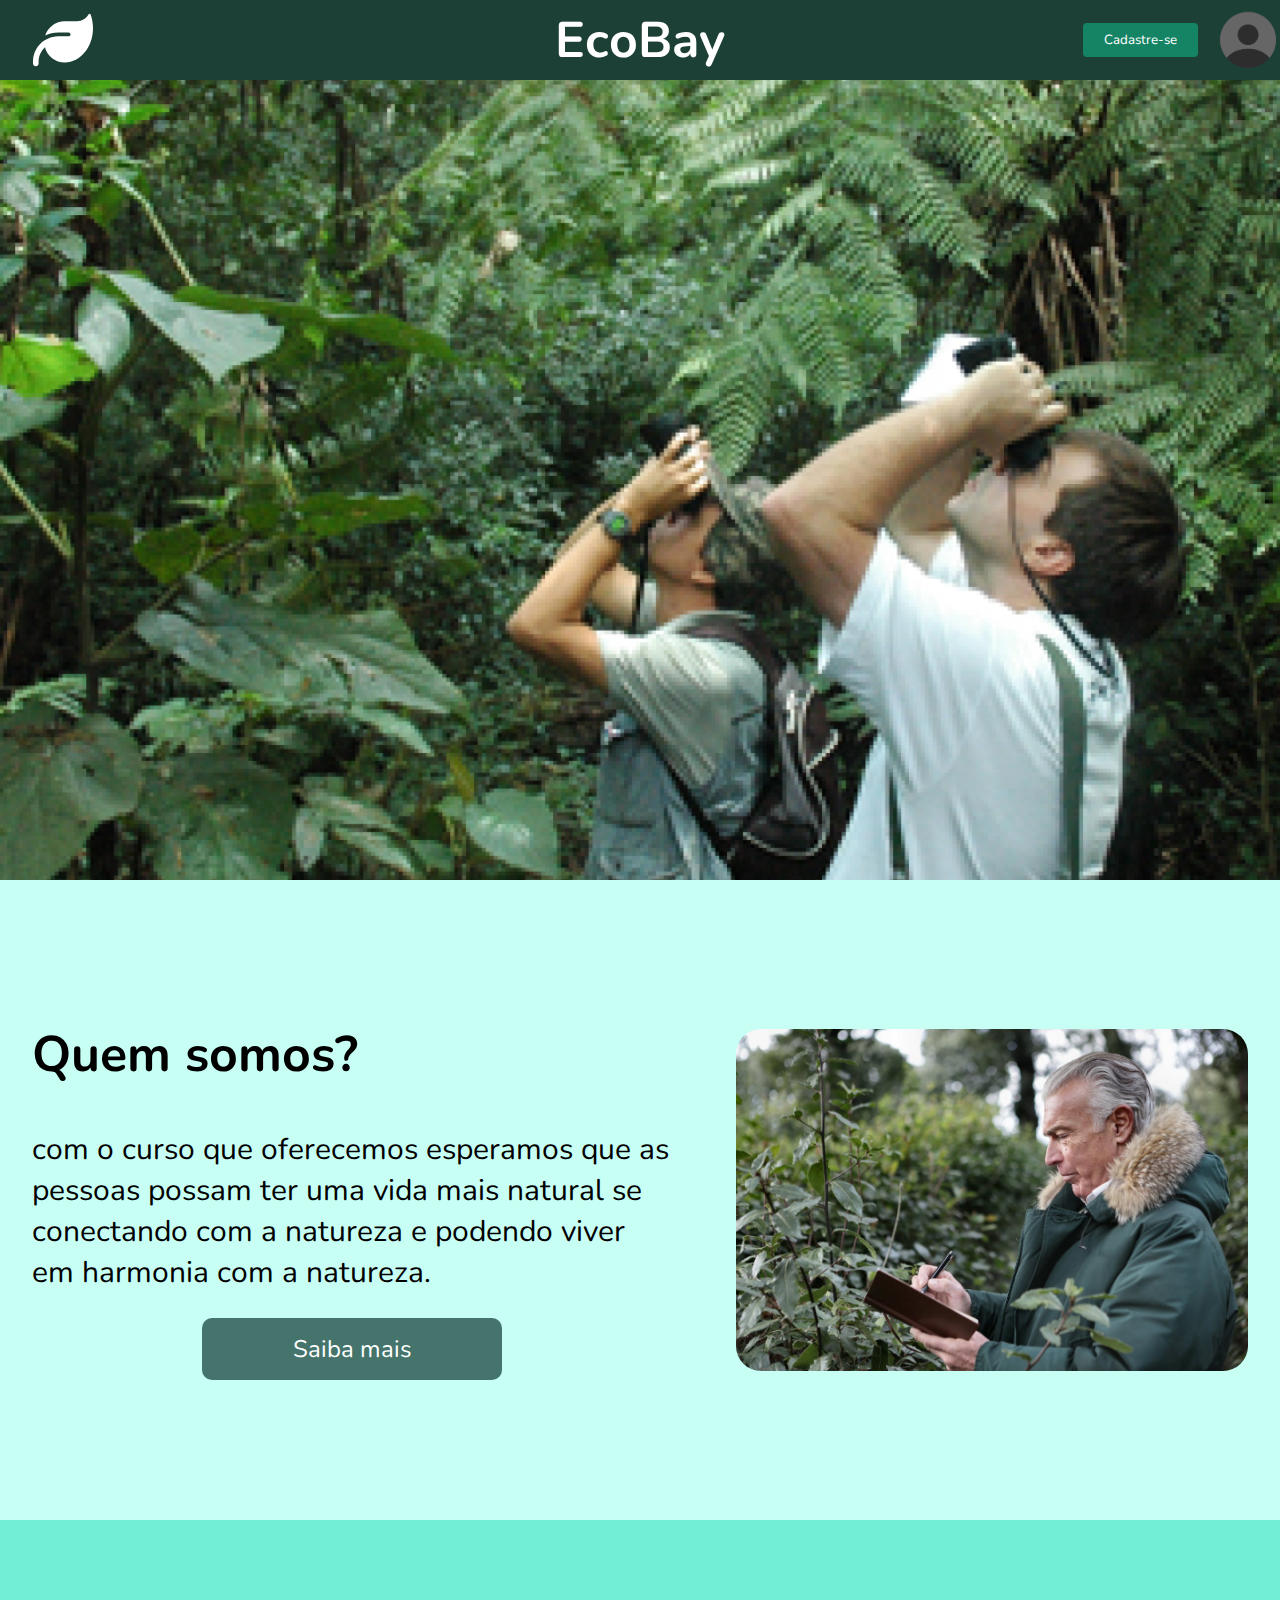
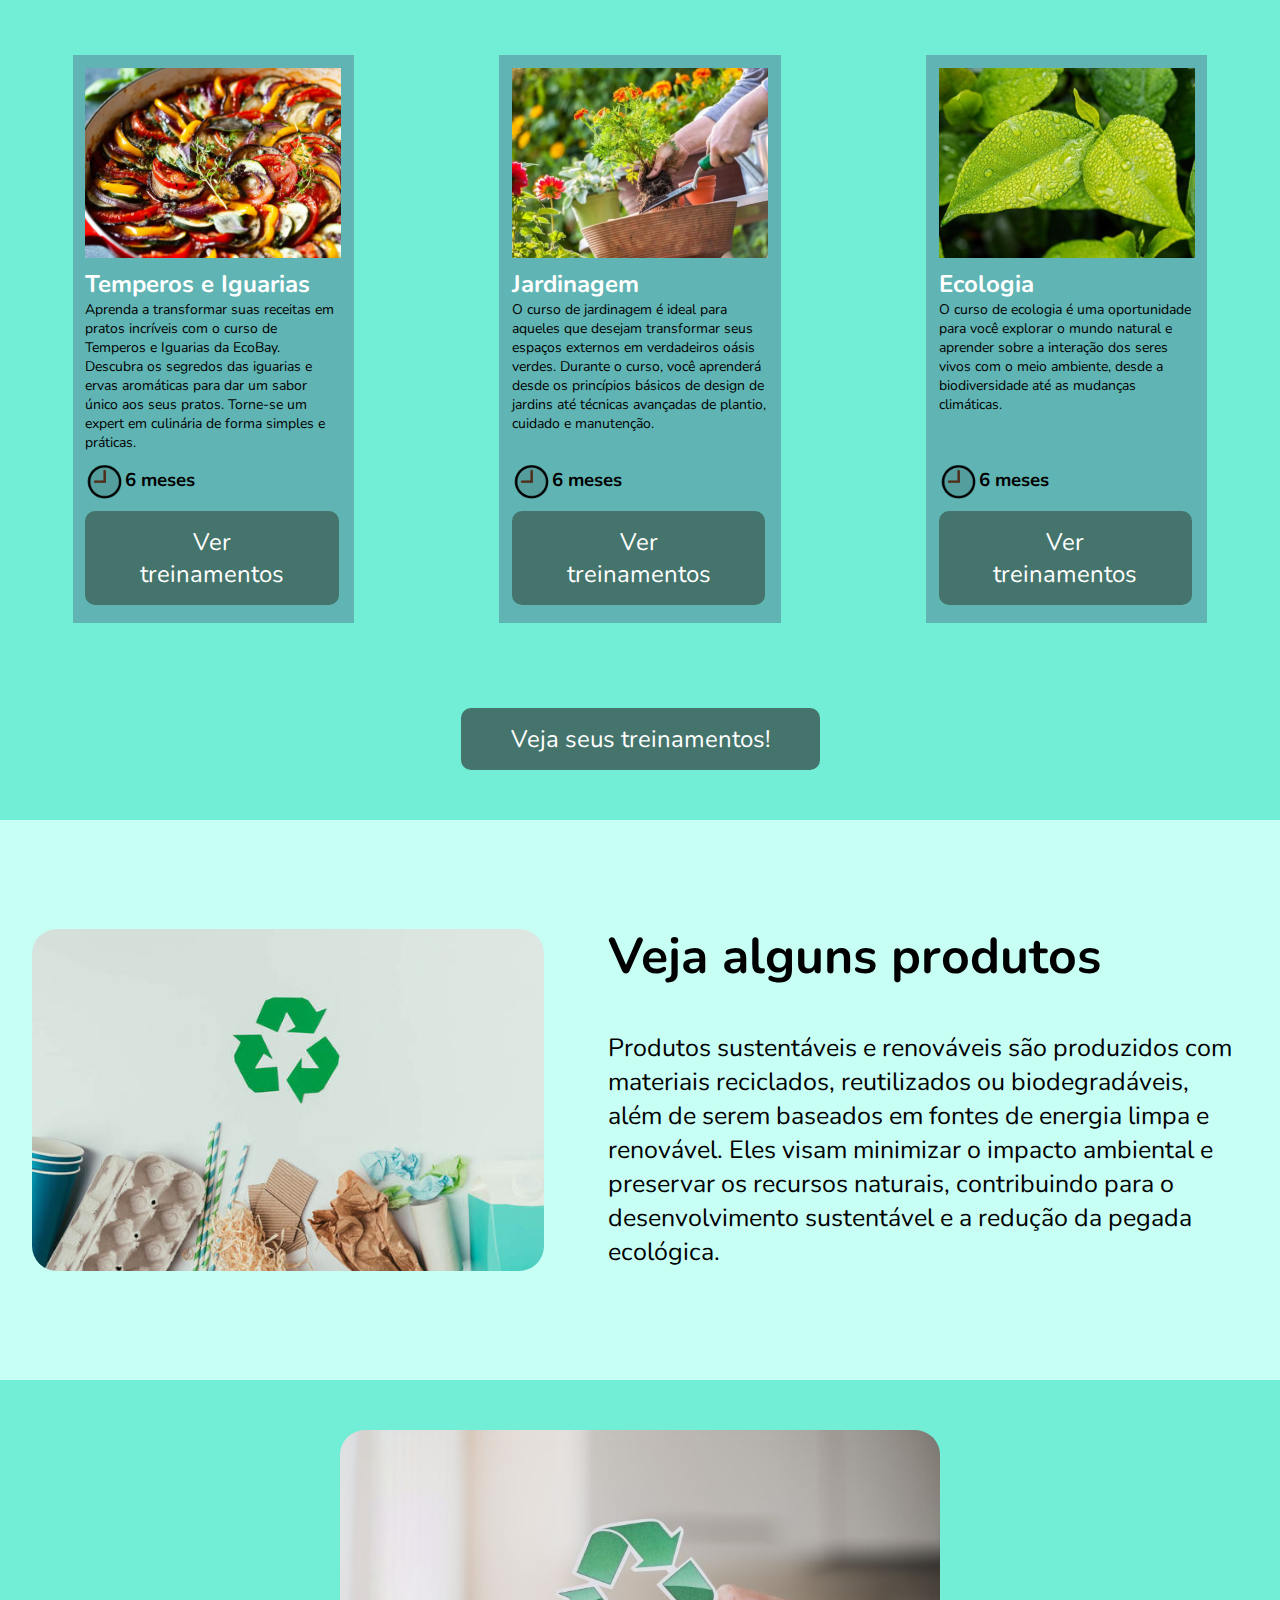
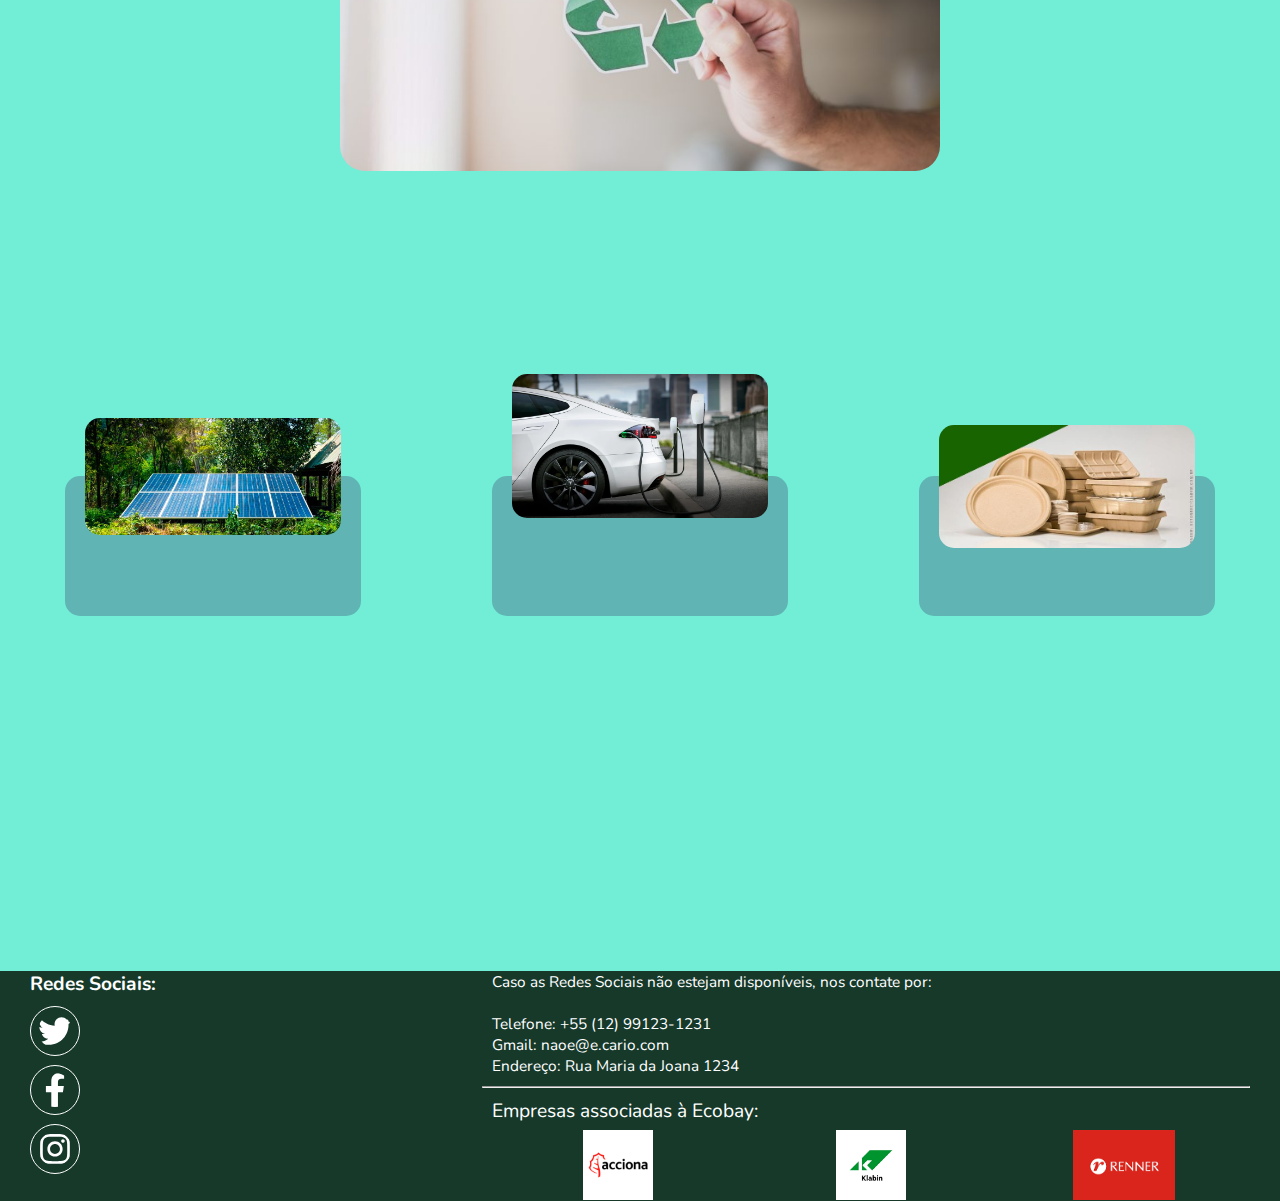
<file: index.html>
<html lang="pt-br">
<head>
    <meta charset="UTF-8">
    <meta http-equiv="X-UA-Compatible" content="IE=edge">
    <meta name="viewport" content="width=device-width, initial-scale=1.0">
    <title>EcoBay</title>
    <link rel="stylesheet" href="css/style.css">
    <script src="js/script.js"></script>
</head>
<body>
    <!-- começo do menu -->

    <div class="container-menu">
        <div class="hamburguer">
            <a href="index.html">
                <img src="img/leaf-solid.svg">
            </a>
        </div>
        <div class="ecobay"><h1>EcoBay</h1></div>
        <div class="user">
            <div class="botaousuario">
                <button onclick="Login()">Cadastre-se</button>
            </div>
            <img src="img/Capturar2.PNG">
        </div>
    </div>

    <!-- Fim do menu -->

    <!-- banner -->
    <div class="banner">

    </div>
    <!-- banner -->

    <!-- explicacao -->
    <div class="container">
        <div class="texto">
        <h1>Quem somos?</h1>
        
            <!-- <p>
            Somos um site que prega o conhecimento sobre o desenvolvimento sustentável, e que ajuda você a conseguir seu desejado trabalho dentro de algum ramo do meio ambiente. Estamos dispostos a não só ajudar com sua educação sobre o meio ambiente, mas como também proporcionar recomendações de itens que podem te ajudar a se tornar uma pessoa mais ambientalmente sustentável.
            </p>
            <p>
            O desenvolvimento sustentável é um conceito que busca atender às necessidades do presente sem comprometer a capacidade das futuras gerações de atenderem às suas próprias necessidades, visando a preservação dos recursos naturais e o bem-estar das pessoas.
            </p> -->
            <p>
            com o curso que oferecemos esperamos que as pessoas possam ter uma vida mais natural se conectando com a natureza e podendo viver em harmonia com a natureza.
            </p>
            <div class="botao-container">
            <button onclick="saibaMais()">Saiba mais</button>
            </div>
        </div>
        <div class="imagem-texto">
            <img src="img/veio-analise.jpeg" alt="">
        </div>
    </div>
    <!-- explicacao -->

    <div class="container-cursos">
        <div class="cursos">
            <div class="curso">
                <img src="img/ratatui.svg">
                <div class="curso-titulo"> <h2>Temperos e Iguarias</h2>
                    <p>Aprenda a transformar suas receitas em pratos incríveis com o curso de Temperos e Iguarias da EcoBay. Descubra os segredos das iguarias e ervas aromáticas para dar um sabor único aos seus pratos. Torne-se um expert em culinária de forma simples e práticas.</p>
                </div>
                
                <div class="tempo"><div class="imagem-tempo"><img src="img/relogio.PNG"></div><h3>6 meses</h3></div>
                <div class="preco">
                    <button onclick="verCursos1()">Ver treinamentos</button>
                </div>
            </div>

            <div class="curso">
                <img src="img/image 30.svg">
                <div class="curso-titulo"> <h2>Jardinagem</h2>
                    <p>O curso de jardinagem é ideal para aqueles que desejam transformar seus espaços externos em verdadeiros oásis verdes. Durante o curso, você aprenderá desde os princípios básicos de design de jardins até técnicas avançadas de plantio, cuidado e manutenção.</p>
                </div>
                
                <div class="tempo">
                    <div class="imagem-tempo">
                        <img src="img/relogio.PNG">
                    </div>
                    <h3>6 meses</h3>
                </div>
                <div class="preco">
                    <button onclick="verCursos2()">Ver treinamentos</button>
                </div>
            </div>

            <div class="curso">
                <img src="img/image 34.svg">
                <div class="curso-titulo"> <h2>Ecologia</h2>
                    <p>O curso de ecologia é uma oportunidade para você explorar o mundo natural e aprender sobre a interação dos seres vivos com o meio ambiente, desde a biodiversidade até as mudanças climáticas.</p>
                </div>
                
                <div class="tempo"><div class="imagem-tempo"><img src="img/relogio.PNG"></div><h3>6 meses</h3></div>
                <div class="preco">
                    <button onclick="verCursos3()">Ver treinamentos</button>
                </div>
            </div>
        </div>

        <div class="mais-cursos">
        <!--      <button onclick="outrosCursos()">Veja outros cursos!</button> --> <!-- ADICIONAR FUNCTION MAIS TARDE -->
            <button onclick="meusCursos()">Veja seus treinamentos!</button>
        </div>
    </div>

    <div class="container-produtos-texto">
        <div class="produtos-texto-imagem">
            <img src="img/produtos-sustentaveis.jpg">
        </div>
        <div class="texto-produtos">
        <h1>Veja alguns produtos</h1>
        
            <p>
                Produtos sustentáveis e renováveis são produzidos com materiais reciclados, reutilizados ou biodegradáveis, além de serem baseados em fontes de energia limpa e renovável. Eles visam minimizar o impacto ambiental e preservar os recursos naturais, contribuindo para o desenvolvimento sustentável e a redução da pegada ecológica.             
            </p>
        </div>

        
    </div>

    <!-- produtos -->

    <div class="container-produtos">

        <div class="produtos-imagem-foda"><img src="img/produtos-sustentaveis-grande.jpg"></div>

        <div class="produtos-linha">
            <div class="produto">

                <div class="produto-img" id="produto-img1">
                    <img src="img/beneficios-energia-solar.jpg">
                </div>

                <div class="produto-texto">
                    <p>Energia solar residencial: Painéis solares residenciais convertem luz solar em eletricidade limpa, reduzindo a dependência de combustíveis fósseis e emissões de gases de efeito estufa. Energia solar: uma opção sustentável para residências.</p>
                </div>

                <button>Cheque no site!</button>
            </div>

            <div class="produto">
                <div class="produto-img" id="produto-img2">
                    <img src="img/carro-eletrico.jpeg">
                </div>
                <div class="produto-texto">
                    <p>Veículos elétricos: Carros movidos a baterias recarregáveis que não emitem poluentes e contribuem para a redução das emissões de gases de efeito estufa, promovendo um transporte mais sustentável.</p>
                </div>

                <button>Cheque no site!</button>
            </div>

            <div class="produto">
                <div class="produto-img" id="produto-img3">
                    <img src="img/embalagens-sustentáveis-1.jpg">
                </div>
                <div class="produto-texto">
                    <p>Embalagens biodegradáveis: 
                        Embalagens biodegradáveis são feitas de materiais orgânicos e se decompõem naturalmente, sendo uma opção sustentável que reduz a poluição ambiental e preserva a biodiversidade.</p>
                </div>

                <button>Cheque no site!</button>
            </div>
        </div>

        

    </div>
    

    <!-- rodape -->

    <div class="rodape">
        <div  class="red-sociais">
            <h2>Redes Sociais:</h2>
            <div class="red-sociais-imgs">
                <div class="red-social-icone"><img src="img/twitter.svg" alt="" id="twitter-icone"></div>
                <div class="red-social-icone"><img src="img/facebook-f.svg" alt=""></div>
                <div class="red-social-icone"><img src="img/instagram.svg" alt=""></div>
            </div>
        </div>
        
        <div class="contato-empresa">
            <div class="contatos">
                <p>
                    Caso as Redes Sociais não estejam disponíveis, nos contate por: <br><br>

                    Telefone: +55 (12) 99123-1231<br>
                    Gmail: naoe@e.cario.com<br>
                    Endereço: Rua Maria da Joana 1234<br>
                </p>  
            </div>
            <hr>
            <div class="empresas">
               <p>  
                   Empresas associadas à Ecobay:<br>
               </p>
                <div class="rodape-imagens">
                    <a href="#"><img src="img/acciona_oglogo.jpg" alt=""></a>
                    <a href="#"><img src="img/klabin.jpg" alt=""></a>
                    <a href="#"><img src="img/renner.png" alt=""></a>
                    <!-- Amazon.com<br>
                    Mercadolivre.com<br>
                    Feiradorolo.com<br>
                    Naturezaetop.com<br> -->
                </div>
            </div>
        </div>
    </div>
</body>
</html>
</file>
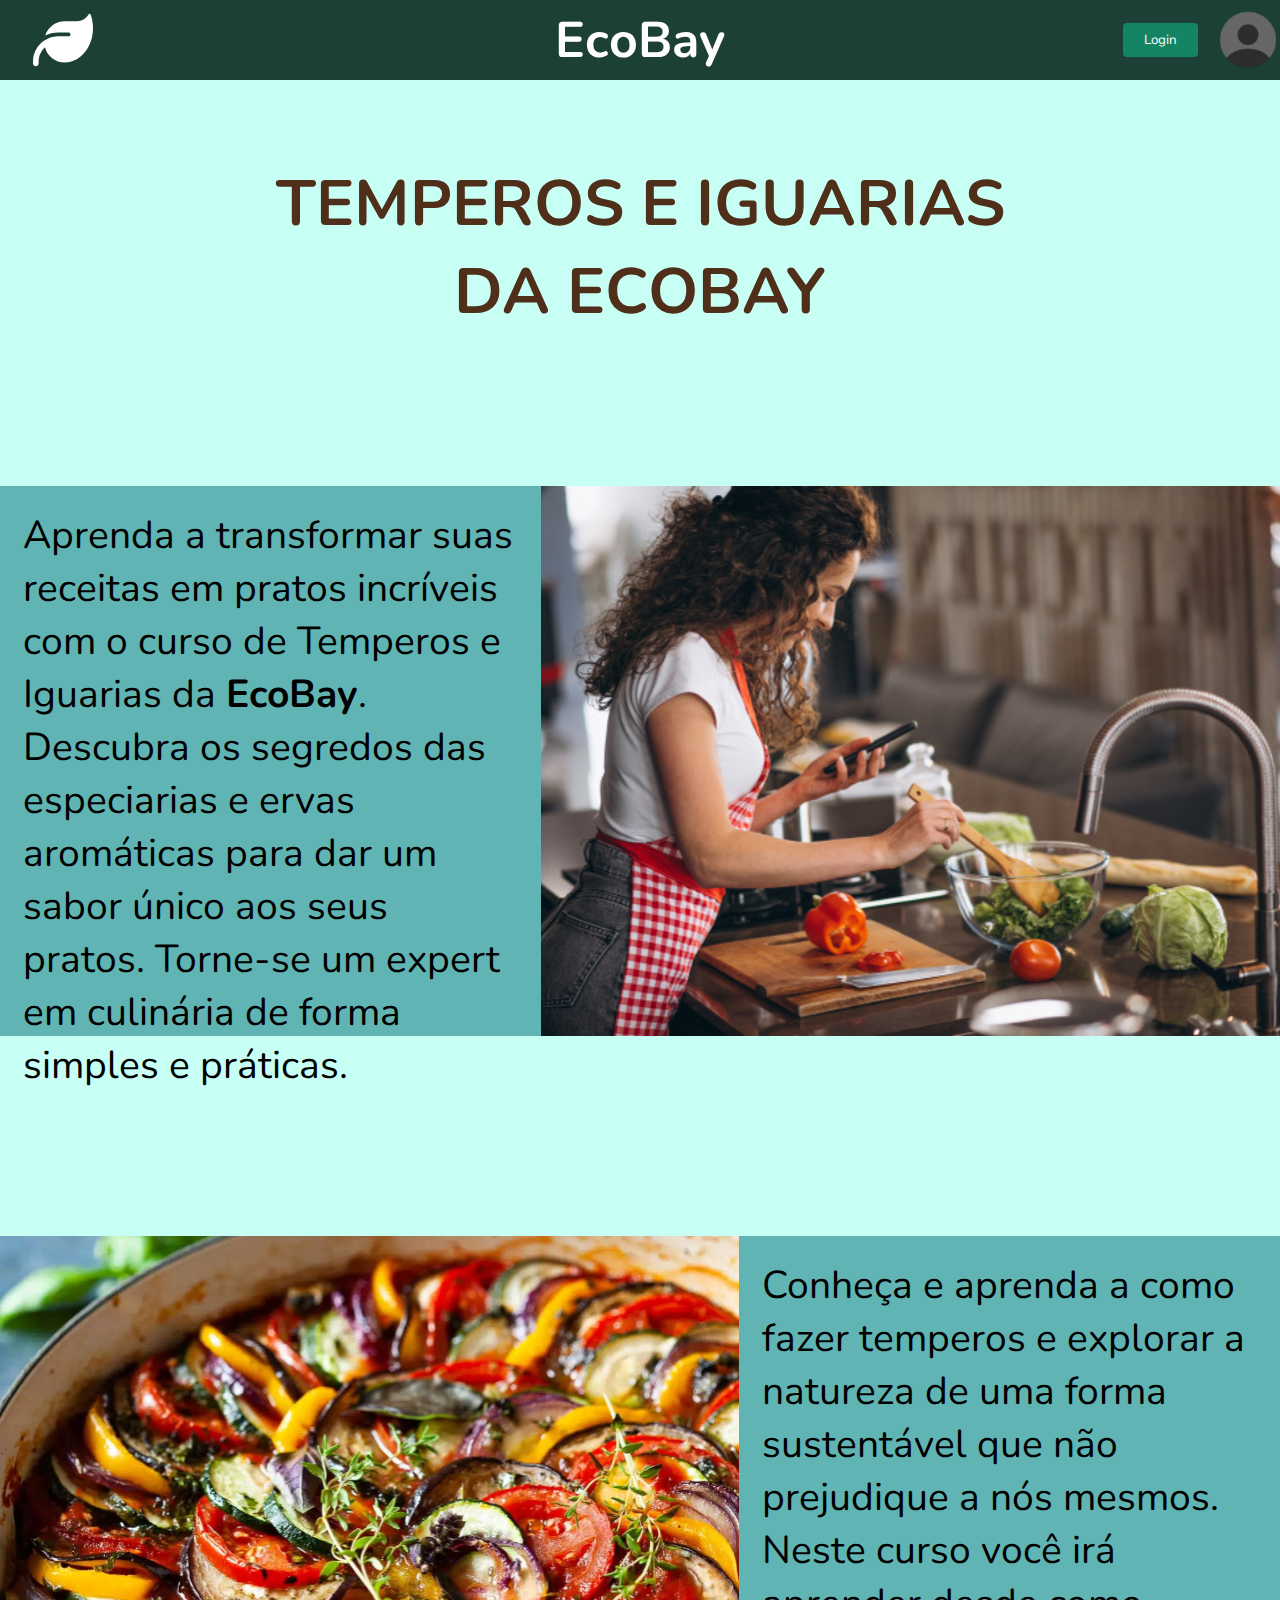
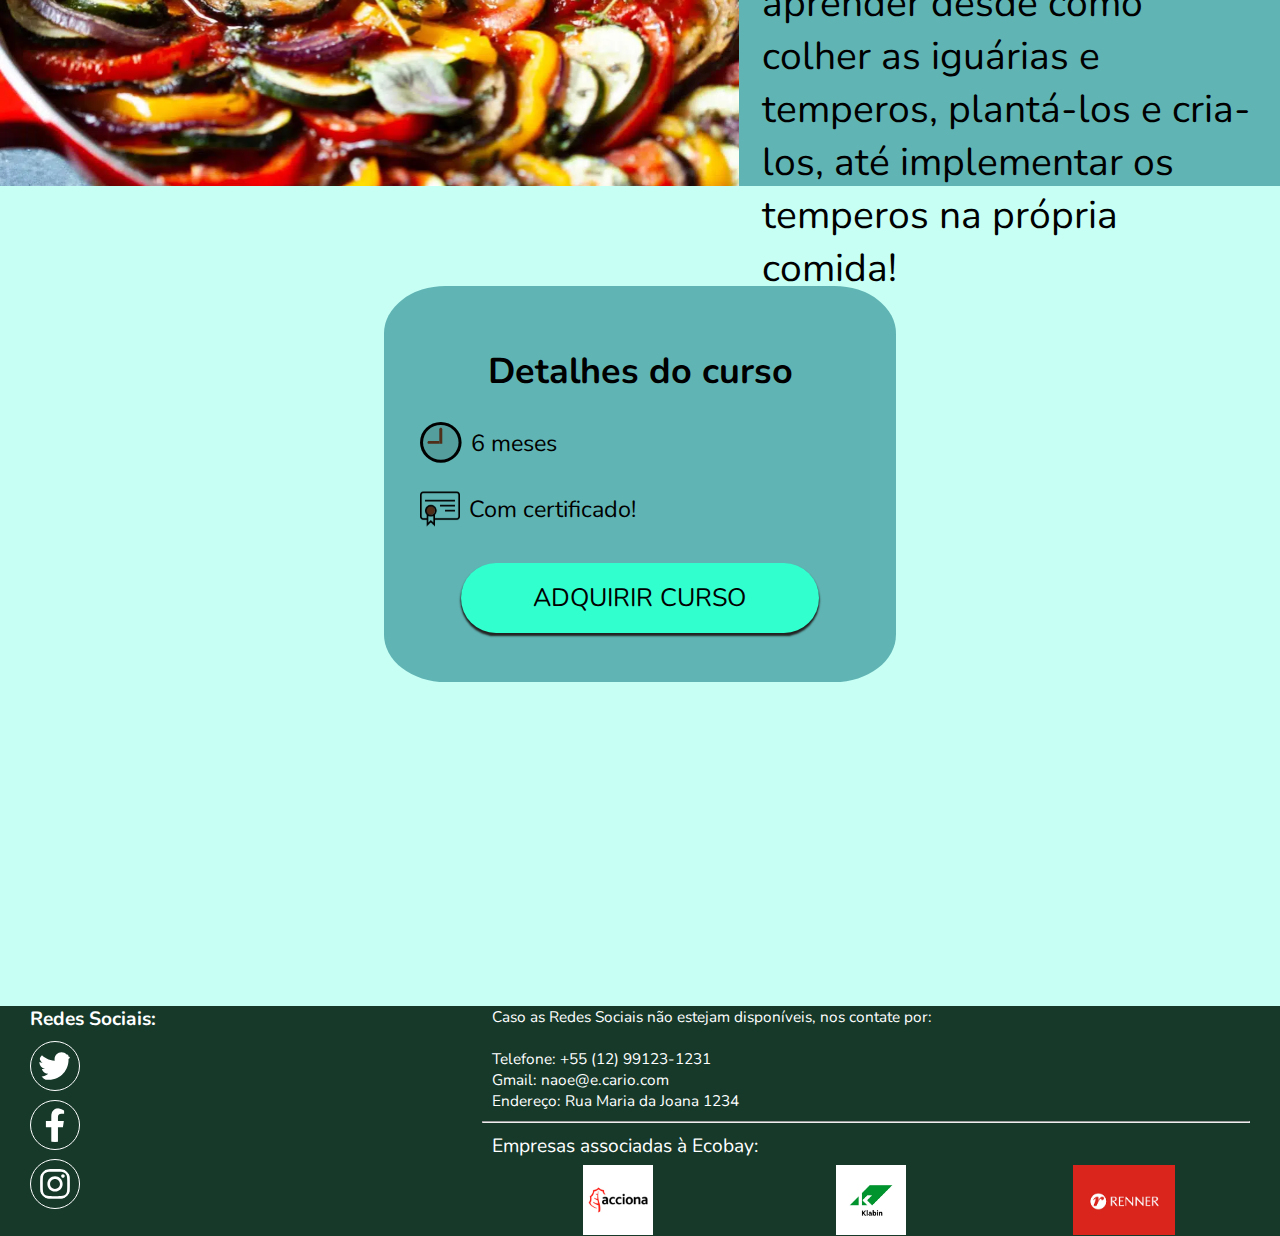
<file: curso-quando-clicado1.html>
<!DOCTYPE html>
<html lang="pt-br">
<head>
    <meta charset="UTF-8">
    <meta http-equiv="X-UA-Compatible" content="IE=edge">
    <meta name="viewport" content="width=device-width, initial-scale=1.0">
    <link rel="stylesheet" href="css/style-curso-quando-clicado1.css">
    <title>EcoBay</title>
</head>
<body>
    <!-- começo do menu -->
    <div class="container-menu">
        <div class="hamburguer">
            <a href="index.html">
                <img src="img/leaf-solid.svg">
            </a>
        </div>
        <div class="ecobay"><h1>EcoBay</h1></div>
        <div class="user">
            <div class="botaousuario">
                <button>Login</button>
            </div>
            <img src="img/Capturar2.PNG">
        </div>
    </div>
  
  
    <!-- fim do menu -->

<div class="titulo">
    <h1>TEMPEROS E IGUARIAS<br>DA ECOBAY</h1>
</div>

<div class="container">

    <div class="textoimg">

            <p>Aprenda a transformar suas receitas em pratos incríveis com o curso de Temperos e Iguarias da <b>EcoBay</b>. Descubra os segredos das especiarias e ervas aromáticas para dar um sabor único aos seus pratos. Torne-se um expert em culinária de forma simples e práticas.</p>

            <img src="img/mulhenacozinha.svg" alt="muie cozinhando">

    </div>

    <div class="textoimg">
            <img src="img/ratatui.svg" alt="ratatui">

            <p>Conheça e aprenda a como fazer temperos e explorar a natureza de uma forma sustentável que não prejudique a nós mesmos.
                Neste curso você irá aprender desde como colher as iguárias e temperos, plantá-los e cria-los, até implementar os temperos na própria comida!</p>

    </div>

</div>

<div class="container2">

    <div class="detalhescurso">
        <h2>Detalhes do curso</h2>
            <div class="detalhescurso-linha1">

                <img src="img/Relogio.svg" alt="relogio">
                <p>6 meses</p>
            </div>
            
            <div class="detalhescurso-linha1">
                <img src="img/imagemcertificado.svg" alt="certificado">
                <p>Com certificado!</p>
            </div>

            <div class="detalhescurso-botao">
                <button>ADQUIRIR CURSO</button>
            </div>
    </div>
</div>



<!-- rodape -->

<div class="rodape">
    <div  class="red-sociais">
        <h2>Redes Sociais:</h2>
        <div class="red-sociais-imgs">
            <div class="red-social-icone"><img src="img/twitter.svg" alt="" id="twitter-icone"></div>
            <div class="red-social-icone"><img src="img/facebook-f.svg" alt=""></div>
            <div class="red-social-icone"><img src="img/instagram.svg" alt=""></div>
        </div>
    </div>
    
    <div class="contato-empresa">
        <div class="contatos">
            <p>
                Caso as Redes Sociais não estejam disponíveis, nos contate por: <br><br>

                Telefone: +55 (12) 99123-1231<br>
                Gmail: naoe@e.cario.com<br>
                Endereço: Rua Maria da Joana 1234<br>
            </p>  
        </div>
        <hr>
        <div class="empresas">
           <p>  
               Empresas associadas à Ecobay:<br>
           </p>
            <div class="rodape-imagens">
                <a href="#"><img src="img/acciona_oglogo.jpg" alt=""></a>
                <a href="#"><img src="img/klabin.jpg" alt=""></a>
                <a href="#"><img src="img/renner.png" alt=""></a>
                <!-- Amazon.com<br>
                Mercadolivre.com<br>
                Feiradorolo.com<br>
                Naturezaetop.com<br> -->
            </div>
        </div>
    </div>
</div>

</body>

</html>
</file>
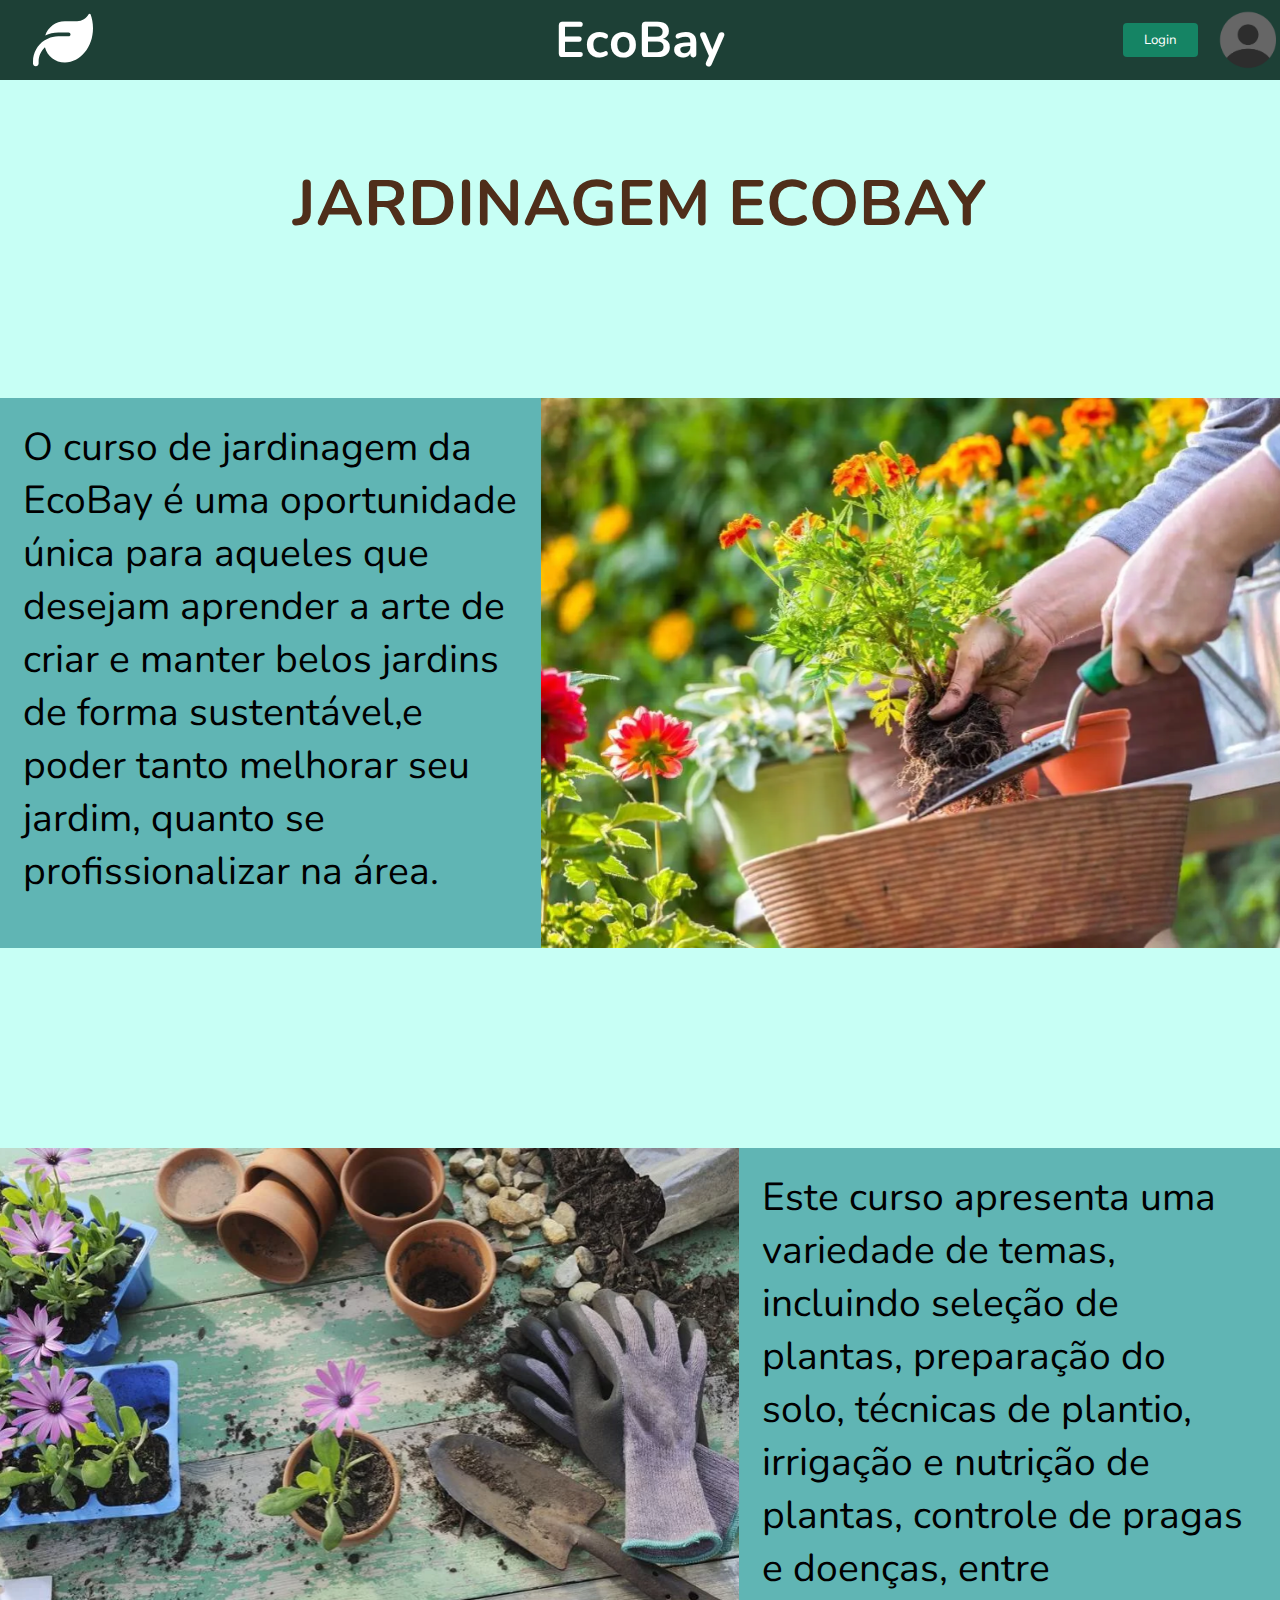
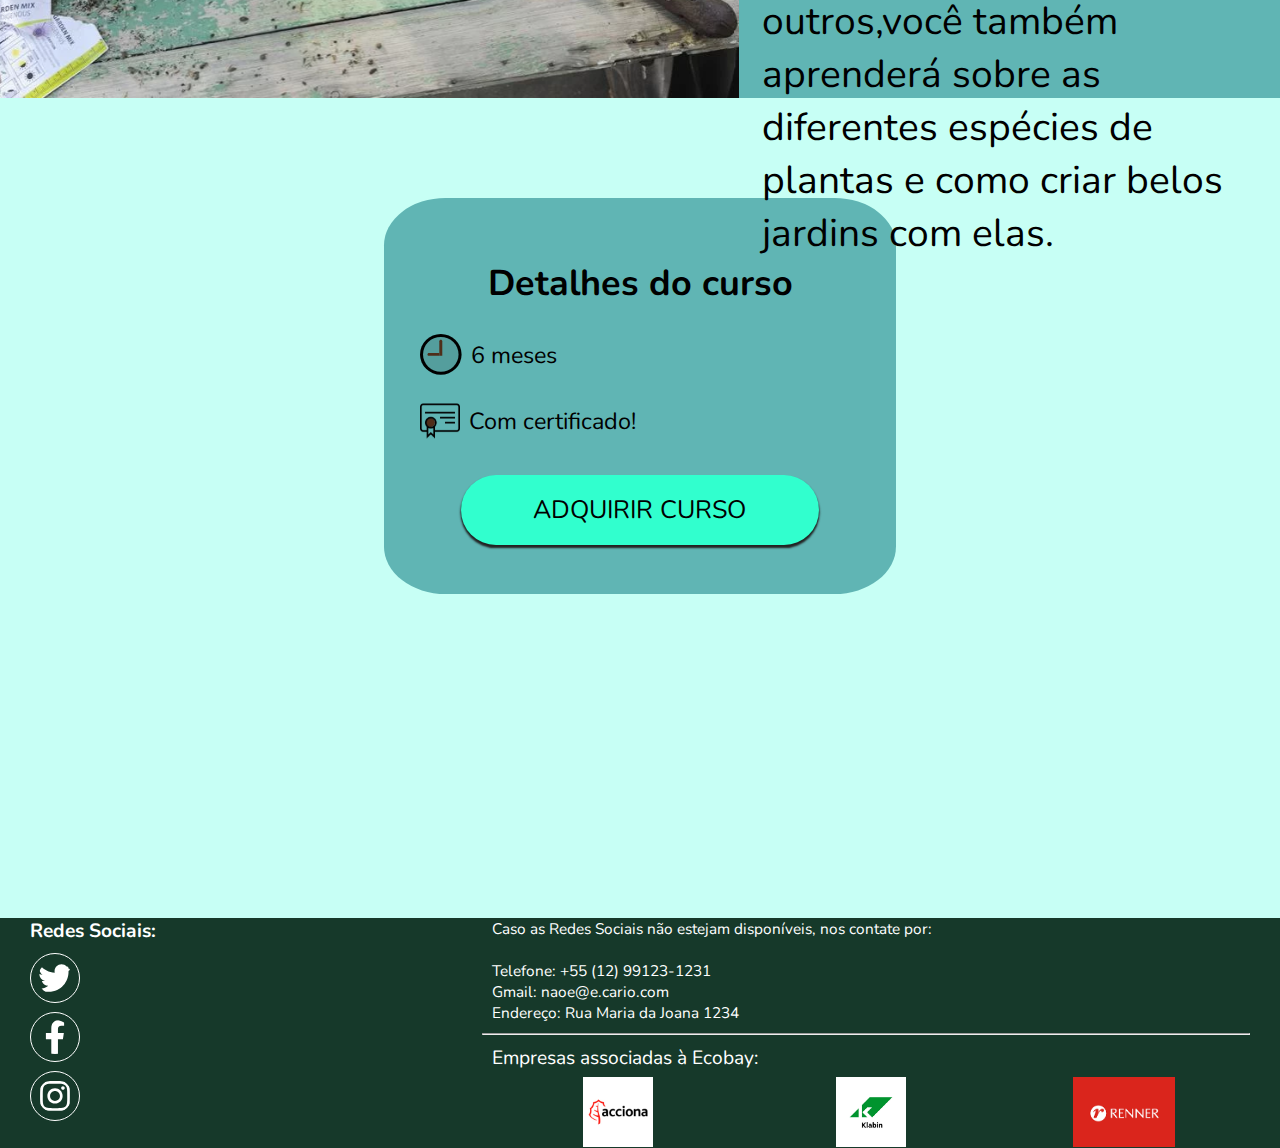
<file: curso-quando-clicado2.html>
<!DOCTYPE html>
<html lang="pt-br">
<head>
    <meta charset="UTF-8">
    <meta http-equiv="X-UA-Compatible" content="IE=edge">
    <meta name="viewport" content="width=device-width, initial-scale=1.0">
    <link rel="stylesheet" href="css/style-curso-quando-clicado2.css">
    <title>Foda</title>
</head>
<body>
    <!-- começo do menu -->
    <div class="container-menu">
        <div class="hamburguer">
            <a href="index.html">
                <img src="img/leaf-solid.svg">
            </a>
        </div>
        <div class="ecobay"><h1>EcoBay</h1></div>
        <div class="user">
            <div class="botaousuario">
                <button>Login</button>
            </div>
            <img src="img/Capturar2.PNG">
        </div>
    </div>
  
  
    <!-- fim do menu -->

<div class="titulo">
    <h1>JARDINAGEM ECOBAY</h1>
</div>

<div class="container">

    <div class="textoimg">

            <p>O curso de jardinagem da EcoBay é uma oportunidade única para aqueles que desejam aprender a arte de criar e manter belos jardins de forma sustentável,e poder tanto melhorar seu jardim, quanto se profissionalizar na área.</p>

            <img src="img/image 30.svg" alt="muie cozinhando">

    </div>

    <div class="textoimg">
            <img src="img/image 31.svg" alt="ratatui">

            <p>Este curso apresenta uma variedade de temas, incluindo seleção de plantas, preparação do solo, técnicas de plantio, irrigação e nutrição de plantas, controle de pragas e doenças, entre outros,você também aprenderá sobre as diferentes espécies de plantas e como criar belos jardins com elas.</p>

    </div>

</div>

<div class="container2">

    <div class="detalhescurso">
        <h2>Detalhes do curso</h2>
            <div class="detalhescurso-linha1">

                <img src="img/Relogio.svg" alt="relogio">
                <p>6 meses</p>
            </div>
            
            <div class="detalhescurso-linha1">
                <img src="img/imagemcertificado.svg" alt="certificado">
                <p>Com certificado!</p>
            </div>

            <div class="detalhescurso-botao">
                <button>ADQUIRIR CURSO</button>
            </div>
    </div>
</div>



<!-- rodape -->

<div class="rodape">
    <div  class="red-sociais">
        <h2>Redes Sociais:</h2>
        <div class="red-sociais-imgs">
            <div class="red-social-icone"><img src="img/twitter.svg" alt="" id="twitter-icone"></div>
            <div class="red-social-icone"><img src="img/facebook-f.svg" alt=""></div>
            <div class="red-social-icone"><img src="img/instagram.svg" alt=""></div>
        </div>
    </div>
    
    <div class="contato-empresa">
        <div class="contatos">
            <p>
                Caso as Redes Sociais não estejam disponíveis, nos contate por: <br><br>

                Telefone: +55 (12) 99123-1231<br>
                Gmail: naoe@e.cario.com<br>
                Endereço: Rua Maria da Joana 1234<br>
            </p>  
        </div>
        <hr>
        <div class="empresas">
           <p>  
               Empresas associadas à Ecobay:<br>
           </p>
            <div class="rodape-imagens">
                <a href="#"><img src="img/acciona_oglogo.jpg" alt=""></a>
                <a href="#"><img src="img/klabin.jpg" alt=""></a>
                <a href="#"><img src="img/renner.png" alt=""></a>
                <!-- Amazon.com<br>
                Mercadolivre.com<br>
                Feiradorolo.com<br>
                Naturezaetop.com<br> -->
            </div>
        </div>
    </div>
</div>

</body>

</html>
</file>
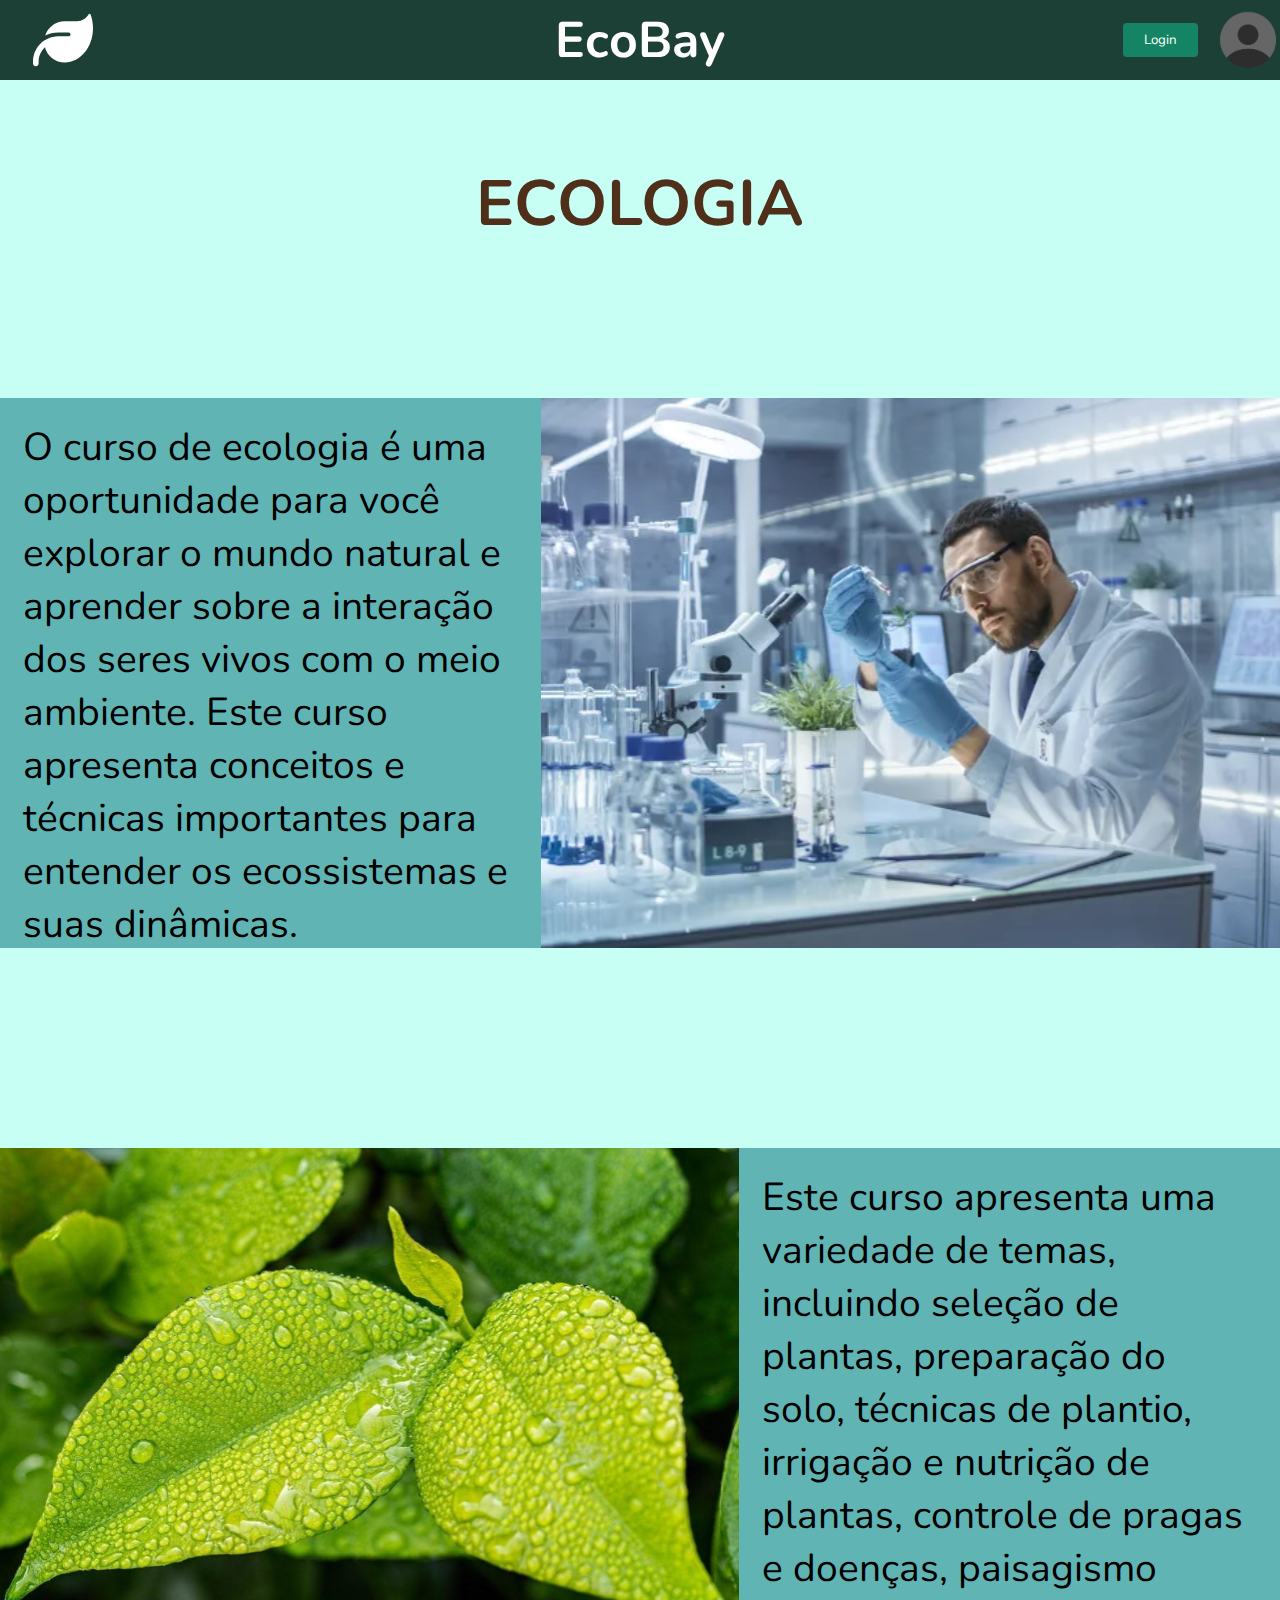
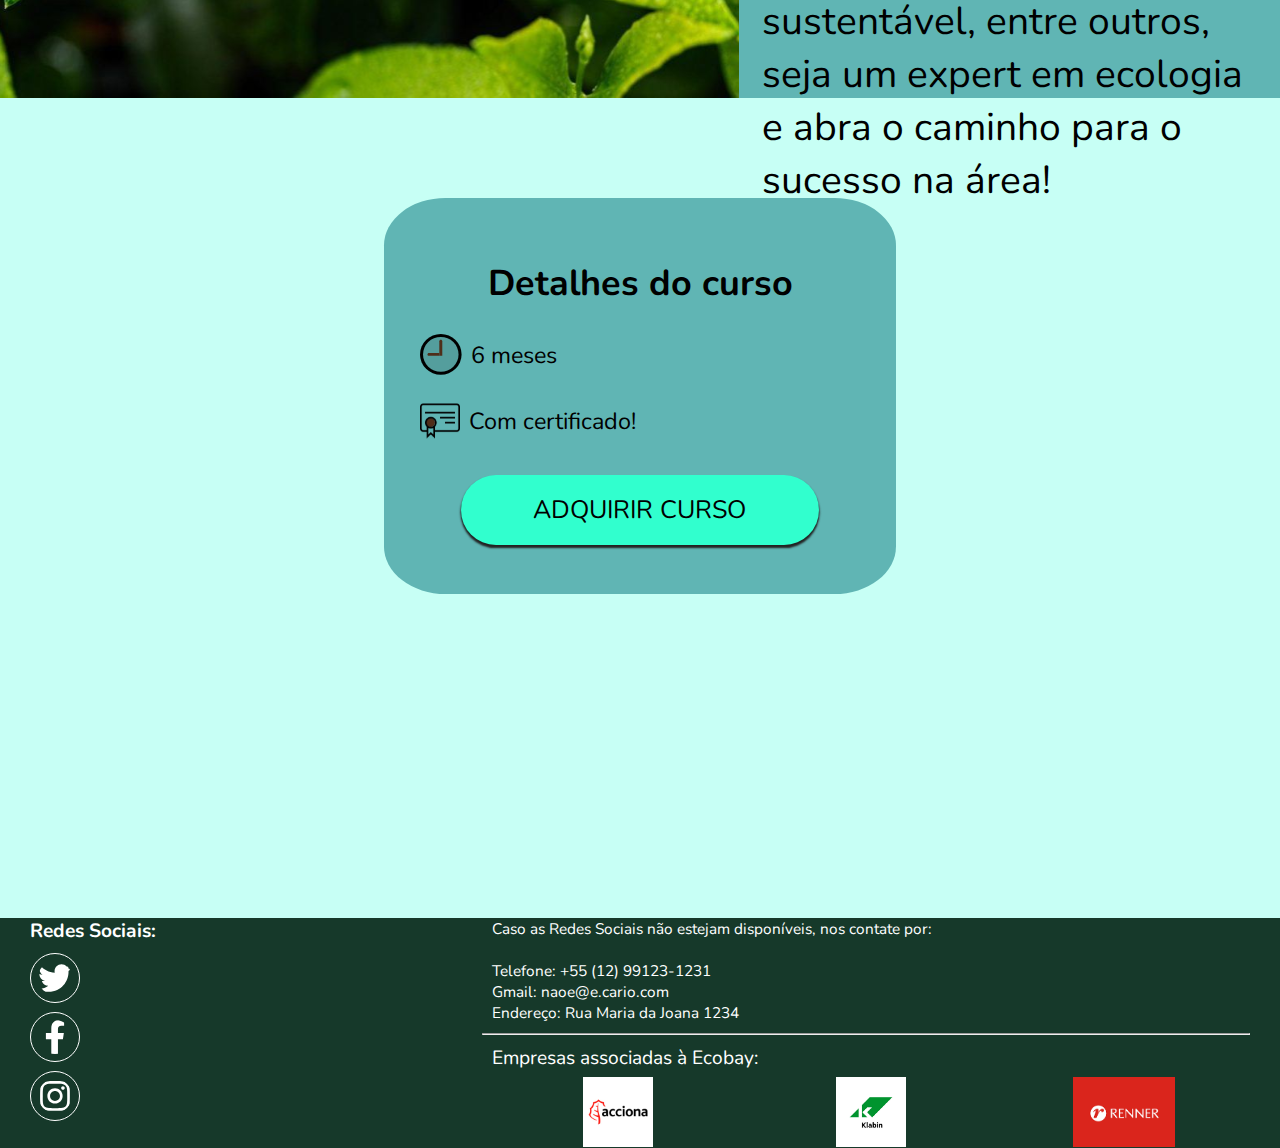
<file: curso-quando-clicado3.html>
<!DOCTYPE html>
<html lang="pt-br">
<head>
    <meta charset="UTF-8">
    <meta http-equiv="X-UA-Compatible" content="IE=edge">
    <meta name="viewport" content="width=device-width, initial-scale=1.0">
    <link rel="stylesheet" href="css/style-curso-quando-clicado3.css">
    <title>EcoBay</title>
</head>
<body>
    <!-- começo do menu -->
    <div class="container-menu">
        <div class="hamburguer">
            <a href="index.html">
                <img src="img/leaf-solid.svg">
            </a>
        </div>
        <div class="ecobay"><h1>EcoBay</h1></div>
        <div class="user">
            <div class="botaousuario">
                <button>Login</button>
            </div>
            <img src="img/Capturar2.PNG">
        </div>
    </div>
  
  
    <!-- fim do menu -->

<div class="titulo">
    <h1>ECOLOGIA</h1>
</div>

<div class="container">

    <div class="textoimg">

            <p>O curso de ecologia é uma oportunidade para você explorar o mundo natural e aprender sobre a interação dos seres vivos com o meio ambiente. Este curso apresenta conceitos e técnicas importantes para entender os ecossistemas e suas dinâmicas.</p>
            <img src="img/image 33.svg" alt="muie cozinhando">

    </div>

    <div class="textoimg">
            <img src="img/image 34.svg" alt="ratatui">

            <p>Este curso apresenta uma variedade de temas, incluindo seleção de plantas, preparação do solo, técnicas de plantio, irrigação e nutrição de plantas, controle de pragas e doenças, paisagismo sustentável, entre outros, seja um expert em ecologia e abra o caminho para o sucesso na área!</p>
    </div>

</div>

<div class="container2">

    <div class="detalhescurso">
        <h2>Detalhes do curso</h2>
            <div class="detalhescurso-linha1">

                <img src="img/Relogio.svg" alt="relogio">
                <p>6 meses</p>
            </div>
            
            <div class="detalhescurso-linha1">
                <img src="img/imagemcertificado.svg" alt="certificado">
                <p>Com certificado!</p>
            </div>

            <div class="detalhescurso-botao">
                <button>ADQUIRIR CURSO</button>
            </div>
    </div>
</div>



<!-- rodape -->

<!-- rodape -->

<div class="rodape">
    <div  class="red-sociais">
        <h2>Redes Sociais:</h2>
        <div class="red-sociais-imgs">
            <div class="red-social-icone"><img src="img/twitter.svg" alt="" id="twitter-icone"></div>
            <div class="red-social-icone"><img src="img/facebook-f.svg" alt=""></div>
            <div class="red-social-icone"><img src="img/instagram.svg" alt=""></div>
        </div>
    </div>
    
    <div class="contato-empresa">
        <div class="contatos">
            <p>
                Caso as Redes Sociais não estejam disponíveis, nos contate por: <br><br>

                Telefone: +55 (12) 99123-1231<br>
                Gmail: naoe@e.cario.com<br>
                Endereço: Rua Maria da Joana 1234<br>
            </p>  
        </div>
        <hr>
        <div class="empresas">
           <p>  
               Empresas associadas à Ecobay:<br>
           </p>
            <div class="rodape-imagens">
                <a href="#"><img src="img/acciona_oglogo.jpg" alt=""></a>
                <a href="#"><img src="img/klabin.jpg" alt=""></a>
                <a href="#"><img src="img/renner.png" alt=""></a>
                <!-- Amazon.com<br>
                Mercadolivre.com<br>
                Feiradorolo.com<br>
                Naturezaetop.com<br> -->
            </div>
        </div>
    </div>

</body>

</html>
</file>
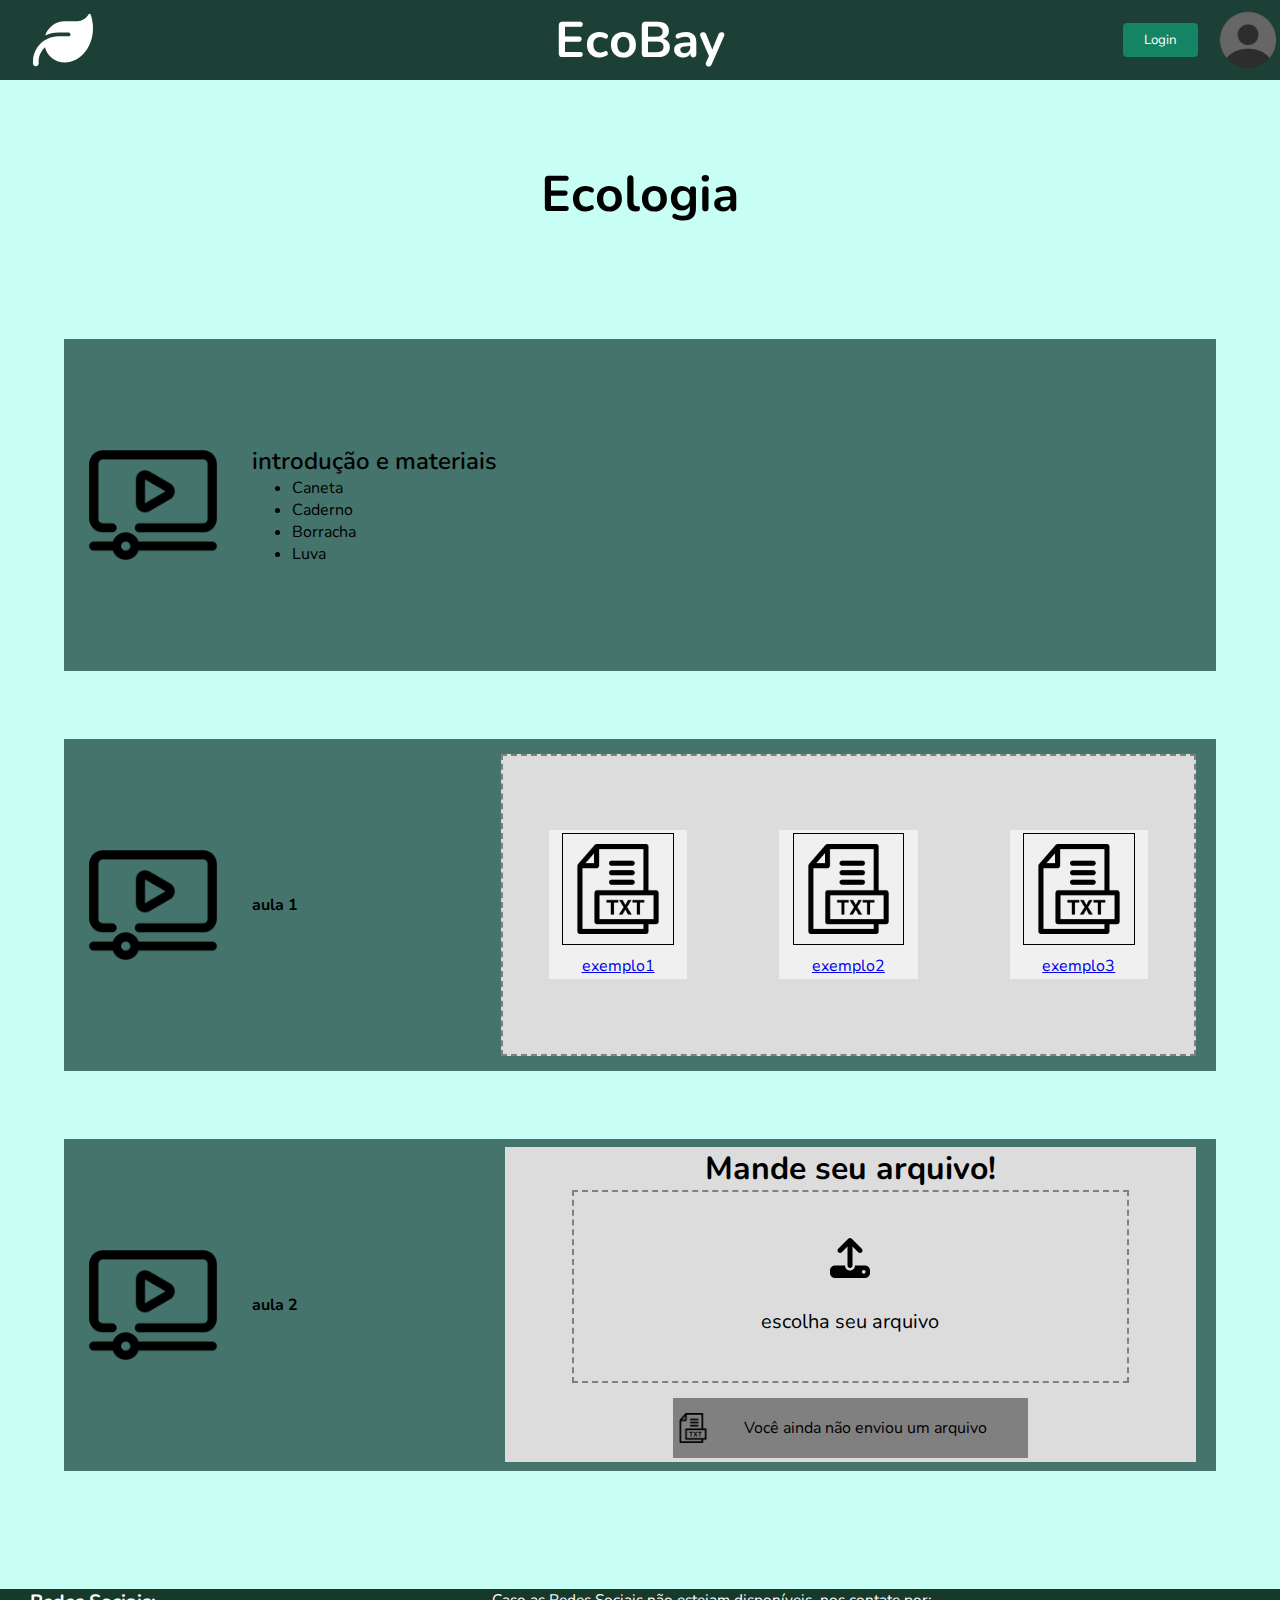
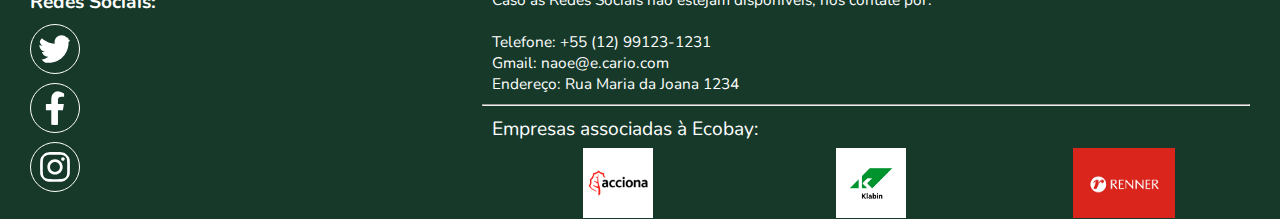
<file: cursoCursoMsm.html>
<!DOCTYPE html>
<html lang="en">
<head>
   <meta charset="UTF-8">
   <meta name="viewport" content="width=device-width, initial-scale=1.0">
   <link rel="stylesheet" href="./css/cursoCursoMsm.css">
   <title>curso</title>
</head>
<body>
   <!-- começo do menu -->
   <div class="container-menu">
    <div class="hamburguer">
        <a href="index.html">
            <img src="img/leaf-solid.svg">
        </a>
    </div>
    <div class="ecobay"><h1>EcoBay</h1></div>
    <div class="user">
        <div class="botaousuario">
            <button>Login</button>
        </div>
        <img src="img/Capturar2.PNG">
    </div>
</div>
  
  
    <!-- fim do menu -->

    <h1 class="titulo-curso">Ecologia</h1>

    <div class="giga">

        

        <div class="aula1" >
            <img class="telaimg" src="./img/streaming-de-video 1.png" alt="">
            <ul>
                <li id="ligrande">introdução e materiais</li>
                <li class="outroli">Caneta</li>
                <li class="outroli">Caderno</li>
                <li class="outroli">Borracha</li>
                <li class="outroli">Luva</li>
            </ul>
            <iframe width="560" height="315" src="https://www.youtube.com/embed/J0FPlo0O0J4" title="YouTube video player" frameborder="0" allow="accelerometer; autoplay; clipboard-write; encrypted-media; gyroscope; picture-in-picture; web-share" allowfullscreen></iframe>
        </div>
        <div class="aula1" >
            <img class="telaimg" src="./img/streaming-de-video 1.png" alt="">
            <h4>aula 1</h4>
            <div class="arquivos">
                <a href="Exemplo.txt" download="exemplo">
                    <img src="img/txt.png">
                    exemplo1
                </a>

                <a href="Exemplo.txt" download="exemplo">
                    <img src="img/txt.png">
                    exemplo2
                </a>

                <a href="Exemplo.txt" download="exemplo">
                    <img src="img/txt.png">
                    exemplo3
                </a>
            </div>
        </div>
        <div class="aula1" >
            <img class="telaimg" src="./img/streaming-de-video 1.png" alt="">
            <h4>aula 2</h4>
            <div class="formulario">
                <h1>Mande seu arquivo!</h1>
                <form>
                    <input type="file" class="file-input" hidden accept=".txt">
                    <img src="img/upload-solid.svg" id="icone">
                    <p>escolha seu arquivo</p>
                </form>
                <div class="arquivo-pronto">

                    <img src="img/txt.png" alt="seu arquivo" width="30px">

                    <span class="nome-arquivo">Você ainda não enviou um arquivo</span>

                    <div class="vazio"></div>

                </div>
            </div>
        </div>

    </div> 

    <!-- rodapé -->

    <div class="rodape">
        <div  class="red-sociais">
            <h2>Redes Sociais:</h2>
            <div class="red-sociais-imgs">
                <div class="red-social-icone"><img src="img/twitter.svg" alt="" id="twitter-icone"></div>
                <div class="red-social-icone"><img src="img/facebook-f.svg" alt=""></div>
                <div class="red-social-icone"><img src="img/instagram.svg" alt=""></div>
            </div>
        </div>
        
        <div class="contato-empresa">
            <div class="contatos">
                <p>
                    Caso as Redes Sociais não estejam disponíveis, nos contate por: <br><br>

                    Telefone: +55 (12) 99123-1231<br>
                    Gmail: naoe@e.cario.com<br>
                    Endereço: Rua Maria da Joana 1234<br>
                </p>  
            </div>
            <hr>
            <div class="empresas">
            <p>  
                Empresas associadas à Ecobay:<br>
            </p>
                <div class="rodape-imagens">
                    <a href="#"><img src="img/acciona_oglogo.jpg" alt=""></a>
                    <a href="#"><img src="img/klabin.jpg" alt=""></a>
                    <a href="#"><img src="img/renner.png" alt=""></a>
                    <!-- Amazon.com<br>
                    Mercadolivre.com<br>
                    Feiradorolo.com<br>
                    Naturezaetop.com<br> -->
                </div>
            </div>
        </div>
    </div>
</body>

<script src="./js/curso-msm.js"></script>
</html>
</file>
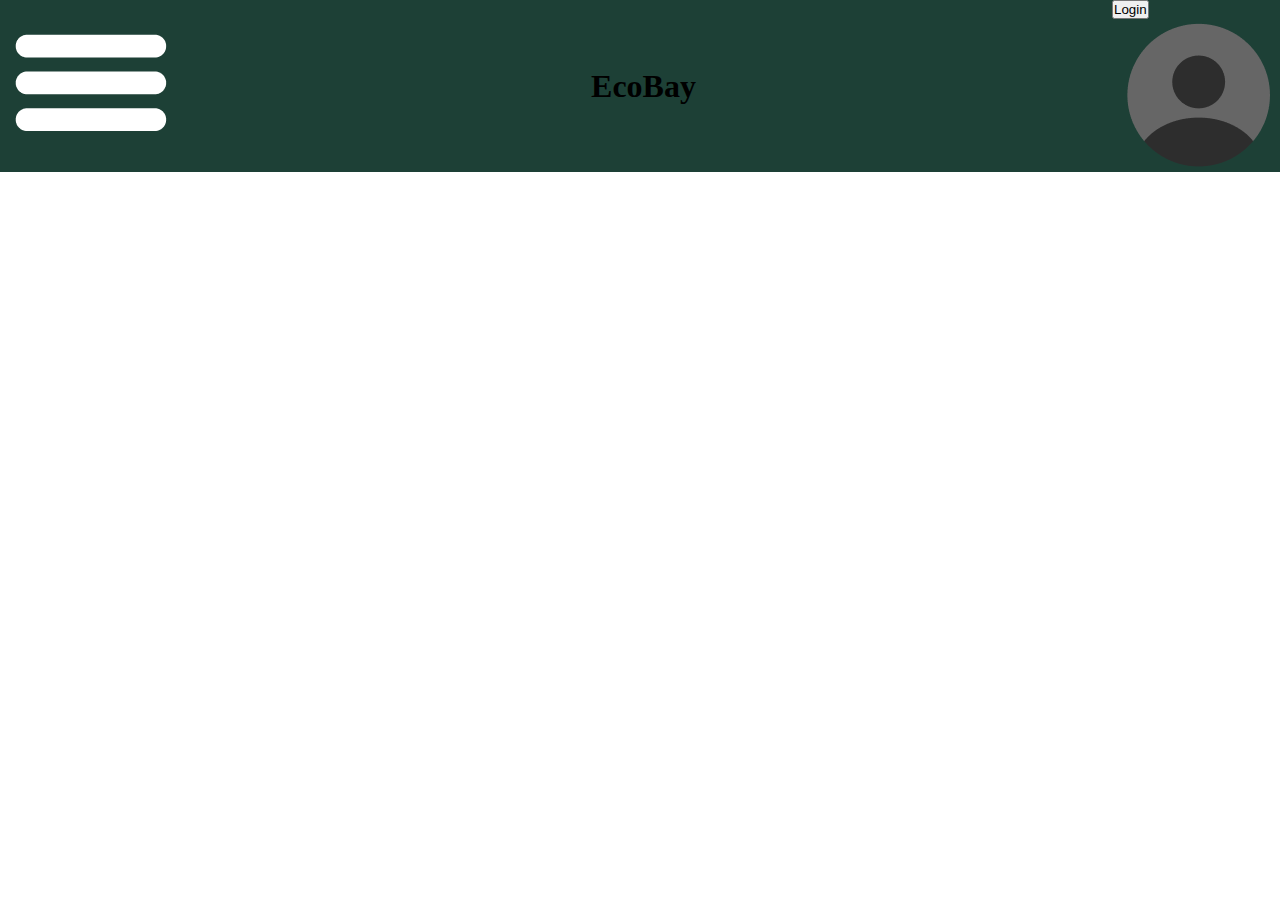
<file: index copy.html>
<html lang="en">
<head>
    <meta charset="UTF-8">
    <meta http-equiv="X-UA-Compatible" content="IE=edge">
    <meta name="viewport" content="width=device-width, initial-scale=1.0">
    <title>EcoBay</title>
    <link rel="stylesheet" href="css/style-copy.css">
</head>
<body>
    <!-- começo do menu -->

    <div class="container-menu">
        <img src="img/Capturar.PNG">
        <h1>EcoBay</h1>
        <div class="teste">
            <div class="botaousuario">
                <button >Login</button>
            </div>
            <img src="img/Capturar2.PNG">
        </div>
    </div>
</body>
</html>
</file>
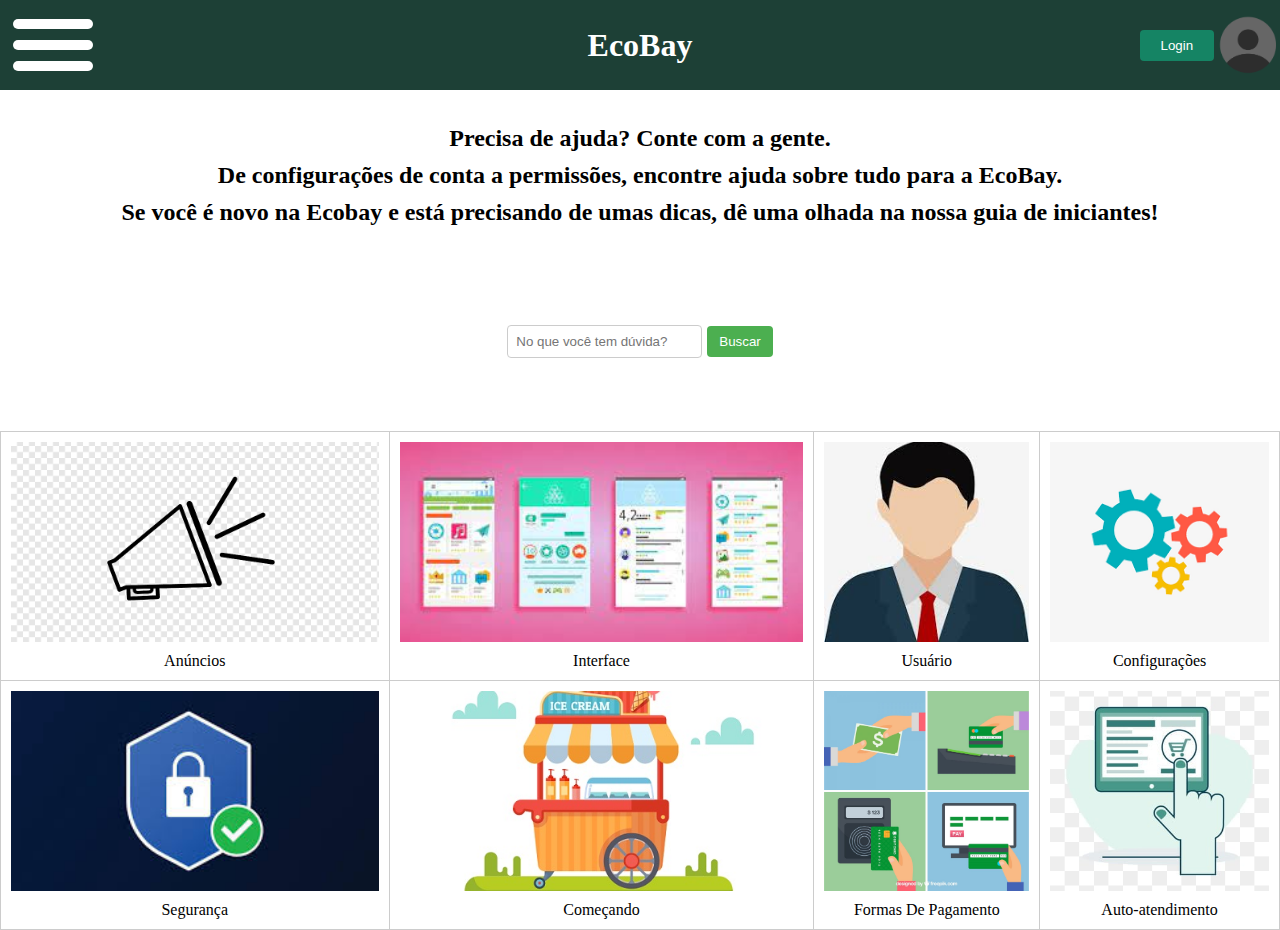
<file: index-ajuda.html>
<!DOCTYPE html>
<html lang="pt-br">
<head>
    <meta charset="UTF-8">
    <meta http-equiv="X-UA-Compatible" content="IE=edge">
    <meta name="viewport" content="width=device-width, initial-scale=1.0">
    <title>ajuda</title>
    <link rel="stylesheet" href="./css/style-ajuda.css">
</head>
<body>

    <!-- começo do menu -->
    <div class="container-menu">
      <div class="hamburguer">
          <a href="index.html">
              <div class="hamburguer-partes">
                  <div class="hamburguer-parte"></div>
                  <div class="hamburguer-parte"></div>
                  <div class="hamburguer-parte"></div>
                  <!-- <a href="index.html"><img src="img/home_FILL0_wght400_GRAD0_opsz48.png"></a> -->
                  </div>
          </a>
      </div>
      <div class="ecobay"><h1>EcoBay</h1></div>
      <div class="user">
          <div class="botaousuario">
              <button>Login</button>
          </div>
          <img src="img/Capturar2.PNG">
      </div>
  </div>


  <!-- fim do menu -->
    <div class="texto-centralizado">
        <p>Precisa de ajuda? Conte com a gente.</p>
        <p>De configurações de conta a permissões, encontre ajuda sobre tudo para a EcoBay.</p>
        <p>Se você é novo na Ecobay e está precisando de umas dicas, dê uma olhada na nossa guia de iniciantes!</p>
      </div>
      


        <div class="search-container">
            <input type="text" id="search-input" placeholder="No que você tem dúvida?">
            <button type="submit" id="search-button">Buscar</button>
          </div>

          <table> 
            <tr>
              <td>
                <img src="img/png-transparent-computer-icons-horn-loudspeaker-speakers-miscellaneous-angle-triangle.png" alt="Imagem 1" width="200" height="200">
                <p>Anúncios</p>
              </td>
              <td>
                <img src="img/download.jpeg" alt="Imagem 2" width="200" height="200">
                <p>Interface</p>
              </td>
              <td>
                <img src="img/images.jpeg" alt="Imagem 3" width="200" height="200">
                <p>Usuário</p>
              </td>
              <td>
                <img src="img/download.png" alt="Imagem 4" width="200" height="200">
                <p>Configurações</p>
              </td>
            </tr>
            <tr>
              <td>
                <img src="img/images (1).jpeg" alt="Imagem 5" width="200" height="200">
                <p>Segurança</p>
              </td>
              <td>
                <img src="img/mini-lanchonete-montada-em-barraca-ou-carrinho-wm.jpg" alt="Imagem 6" width="200" height="200">
                <p>Começando</p>
              </td>
              <td>
                <img src="img/formas-de-pagamento.jpg" alt="Imagem 7" width="200" height="200">
                <p>Formas De Pagamento</p>
              </td>
              <td>
                <img src="img/pngtree-common-e-commerce-icon-tablet-self-service-order-orderuigreenflat-png-image_607868.jpg" alt="Imagem 8" width="200" height="200">
                <p>Auto-atendimento</p>
              </td>
            </tr>
          </table>
          
          
    
</body>
</html>
</file>
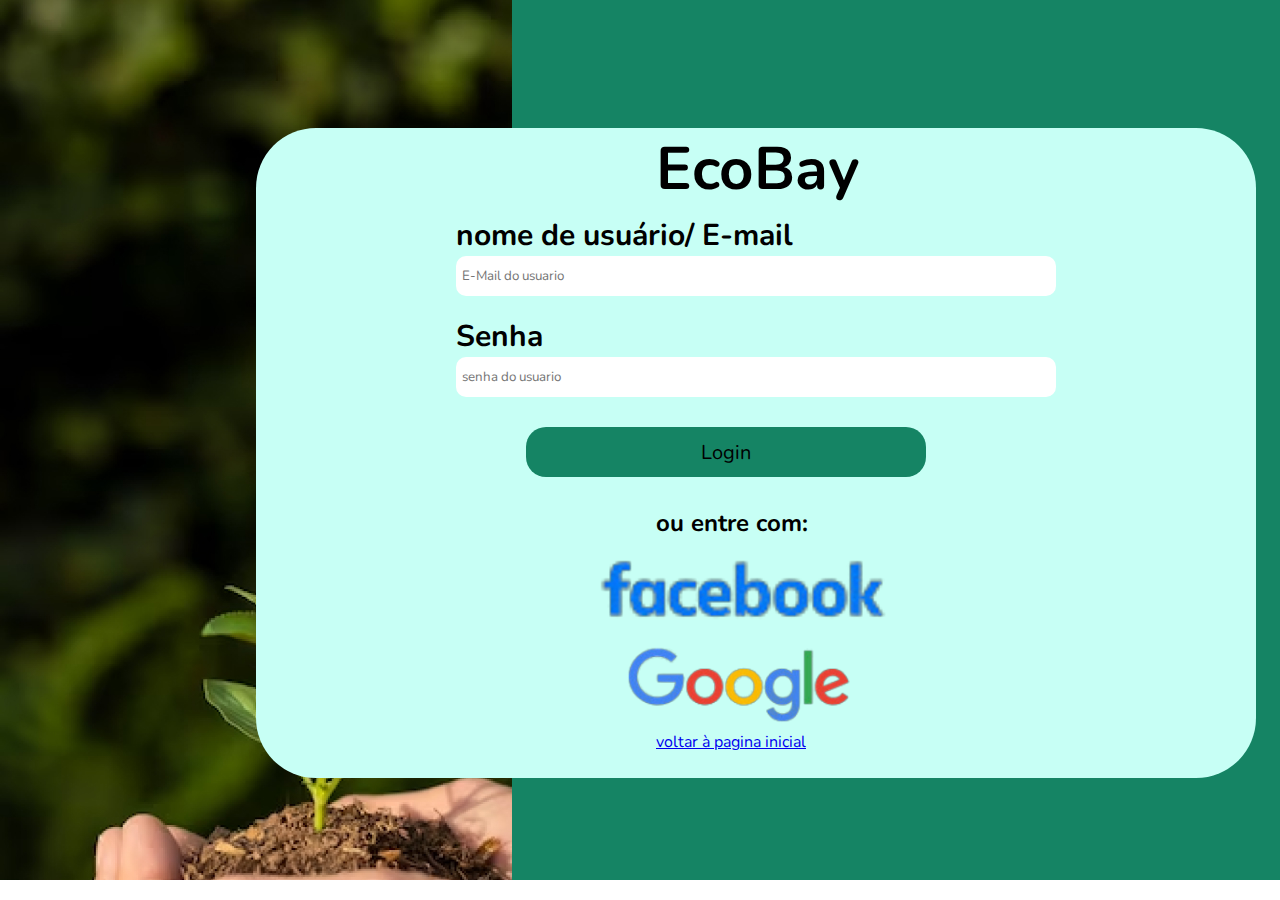
<file: login.html>
<!DOCTYPE html>
<html lang="en">
<head>
   <meta charset="UTF-8">
   <meta name="viewport" content="width=device-width, initial-scale=1.0">
   <link rel="stylesheet" href="./css/login.css">
   <title>login</title>
</head>
<body>
   <div class="giga">
      <div class="fundo">
         
      </div>

      <div class="fundolog">
         <div class="bloco-login">
            <h1 class="Eco">EcoBay</h1>
            <h3 class="nome">login</h3>
            <h2 class="usario">nome de usuário/ E-mail</h2>
            <input type="email"class="emailcom" placeholder="  E-Mail do usuario">

            <h2 class="usario1">Senha</h2>
            <input type="email"class="emailcom1" placeholder="  senha do usuario">
            <button class="butão">Login</button>
            <h2 class="entre">ou entre com:</h2>
            <img class="sla" src="./img/image 36.png" alt="">
            <img class="sla1" src="./img/image 39.png" alt=""> 
            <div class="ficso">
            <!-- <h3 class="se">não tem uma conta?</h3> -->
            <a class="arthur" href="index.html">voltar à pagina inicial</a>
            </div>
         </div>
      </div>
   </div>

</body>
</html>
</file>
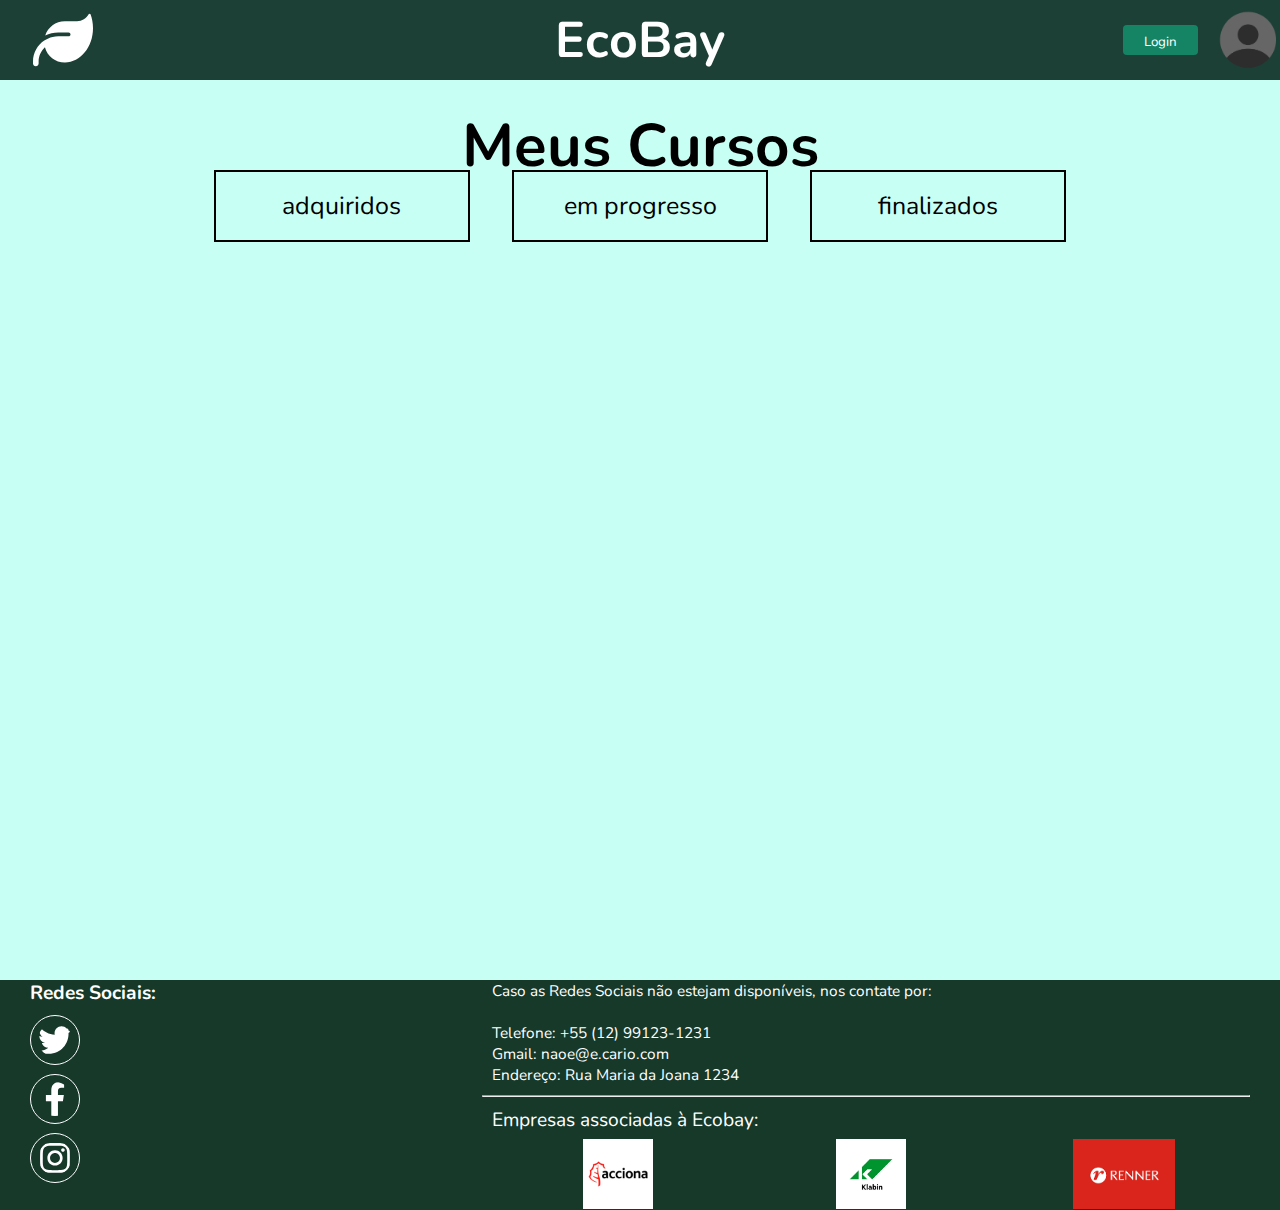
<file: meus-Cursos.html>
<!DOCTYPE html>
<html lang="en">
<head>
   <meta charset="UTF-8">
   <meta http-equiv="X-UA-Compatible" content="IE=edge">
   <meta name="viewport" content="width=device-width, initial-scale=1.0">
   <link rel="stylesheet" href="./css/meus-Cursos.css">
   <script src="./js/meus-Cursos.js"></script>
   <title>Meus Cursos</title>
</head>
<body>
    <!-- começo do menu -->
    <div class="container-menu">
        <div class="hamburguer">
            <a href="index.html">
                <img src="img/leaf-solid.svg">
            </a>
        </div>
        <div class="ecobay"><h1>EcoBay</h1></div>
        <div class="user">
            <div class="botaousuario">
                <button>Login</button>
            </div>
            <img src="img/Capturar2.PNG">
        </div>
    </div>
  
  
    <!-- fim do menu -->


   <!-- meus cursos topo-->

   <div class="giga">
      <h1>Meus Cursos</h1>
      <div class="envolve">
         <div class="butão">
           <button id="btn1">adquiridos</button>
           <button id="btn2">em progresso</button>
           <button id="btn3">finalizados</button>
         </div>
      </div>
   <!-- meus cursos clicado-->
   <div class="geral">
   <!-- incio adquiridos -->
   <div id="area1" class="area">
      <div class="grelha" onclick="curso1()">    
         <img class="imagem" src="./img/cursoimg.png" alt="">
         <h4 id="informaçãodocurso1">cursos: <br>Temperos e <br>Iguarias</h4>
         <h4 id="informaçãodocurso">Certificado: <br>com certificado</h4>
         <h4 id="completo">16% completo</h4>
         <h4 id="data">faltam: 6 meses</h4>
      </div>
      <div class="grelha" onclick="curso1()">    
         <img class="imagem" src="./img/jardinagem.jpeg" alt="">
         <h4 id="informaçãodocurso">cursos: <br>jardinagem</h4>
         <h4 id="informaçãodocurso">Certificado: <br>com certificado</h4>
         <h4 id="completo">20% completo</h4>
         <h4 id="data">faltam: 7 meses</h4>
      </div>
      <div class="grelha" onclick="curso1()">    
         <img class="imagem" src="./img/ecologia.jpeg" alt="">
         <h4 id="informaçãodocurso">cursos: <br>ecologia</h4>
         <h4 id="informaçãodocurso">Certificado: <br>com certificado</h4>
         <h4 id="completo">100% completo</h4>
         <h4 id="data">faltam: 0 meses</h4>
      </div>
   </div>
   <!-- fim adquiridos -->
   <!-- incio em progresso -->
   <div id="area2" class="area">
      <div class="grelha" onclick="curso1()">    
         <img class="imagem" src="./img/cursoimg.png" alt="">
         <h4 id="informaçãodocurso1">cursos: <br>Temperos e <br>Iguarias</h4>
         <h4 id="informaçãodocurso">Certificado: <br>com certificado</h4>
         <h4 id="completo">16% completo</h4>
         <h4 id="data">faltam: 6 meses</h4>
      </div>
      <div class="grelha" onclick="curso1()">    
         <img class="imagem" src="./img/jardinagem.jpeg" alt="">
         <h4 id="informaçãodocurso">cursos: <br>jardinagem</h4>
         <h4 id="informaçãodocurso">Certificado: <br>com certificado</h4>
         <h4 id="completo">20% completo</h4>
         <h4 id="data">faltam: 7 meses</h4>
      </div>
   </div>
   <!-- fim em progresso -->
   <!-- incio finalizados -->
      <div id="area3" class="area">
         <div class="grelha" onclick="curso1()">    
            <img class="imagem" src="./img/ecologia.jpeg" alt="">
            <h4 id="informaçãodocurso">cursos: <br>ecologia</h4>
            <h4 id="informaçãodocurso">Certificado: <br>com certificado</h4>
            <h4 id="completo">100% completo</h4>
            <h4 id="data">faltam: 0 meses</h4>
         </div>
   <!-- fim finalizados -->
   </div>
   </div>
   </div>

   <!-- rodape -->

   <div class="rodape">
    <div  class="red-sociais">
        <h2>Redes Sociais:</h2>
        <div class="red-sociais-imgs">
            <div class="red-social-icone"><img src="img/twitter.svg" alt="" id="twitter-icone"></div>
            <div class="red-social-icone"><img src="img/facebook-f.svg" alt=""></div>
            <div class="red-social-icone"><img src="img/instagram.svg" alt=""></div>
        </div>
    </div>
    
    <div class="contato-empresa">
        <div class="contatos">
            <p>
                Caso as Redes Sociais não estejam disponíveis, nos contate por: <br><br>

                Telefone: +55 (12) 99123-1231<br>
                Gmail: naoe@e.cario.com<br>
                Endereço: Rua Maria da Joana 1234<br>
            </p>  
        </div>
        <hr>
        <div class="empresas">
           <p>  
               Empresas associadas à Ecobay:<br>
           </p>
            <div class="rodape-imagens">
                <a href="#"><img src="img/acciona_oglogo.jpg" alt=""></a>
                <a href="#"><img src="img/klabin.jpg" alt=""></a>
                <a href="#"><img src="img/renner.png" alt=""></a>
                <!-- Amazon.com<br>
                Mercadolivre.com<br>
                Feiradorolo.com<br>
                Naturezaetop.com<br> -->
            </div>
        </div>
    </div>

</body>
</html>
</file>
<file: css/style.css>
/*@import url('https://fonts.googleapis.com/css2?family=DM+Sans:wght@700&family=Karantina&display=swap');*/
@import url('https://fonts.googleapis.com/css2?family=Nunito&display=swap');

* {
  padding: 0;
  margin: 0;
  font-family: 'Nunito', sans-serif;
}

/* menu */

.container-menu{
  background-color: #1D4036;
  display: flex;
  justify-content: space-between;
  align-items: center;
  height: 80px;
}

.ecobay{
  position: absolute;
  left: 50%;
  text-align: center;
  width: 170px;
  margin-left: -85px;
}

.ecobay h1{
  color:  #FFFFFF;
  font-size: 50px;
  font-family:'Nunito';
}

.hamburguer{
  display: flex;
  height: 100%;
  justify-content: space-around;
  align-items: center;
  margin-left: 1%;
}

.hamburguer a{
  width: 100px;
  height: 100%;
  display: flex;
  justify-content: center;
  align-items: center;
}

.hamburguer img{
  width: 60px;
  height: 60px;
  filter: invert(1);
}

/* .hamburguer a{
  height: 100%;
  display: flex;
  align-items: center;
}

.hamburguer-parte{
  background-color: #FFFFFF;
  height: 10px;
  border-radius: 100px;
  width: 80px;
}

.hamburguer-partes{
  display: flex;
  flex-direction: column;
  height: 100px;
  width: 100px;
  justify-content: space-around;
} */

.user{
  display: flex;
  align-items: center;
}

.botaousuario button{
  padding: 10px;
  background-color: #158464;
  color: #FFFFFF;
  border: none;
  padding: 8px 16px;
  border-radius: 4px;
  margin-right: 10px;
  width: 100%;
}

.user img{
  height: 60px;
  margin-left: 16px;
}

/* fim menu */

.banner{
  height: 800px;
  width: 100%;
  background-image: url('../img/baner\ principal.png');
  background-repeat: no-repeat;
  background-size: cover;
  background-position: center;
}

.container{
  padding-top: 20px;
  padding-bottom: 20px;
  display: flex;
  height: 600px;
  justify-content: space-around;
  align-items: center;
  background-color: #C7FFF5;
}

.texto{
  width: 50%;
}

.imagem-texto{
  max-width: 40%;
  max-height: 100%;
  display: flex;
  justify-content: center;
  align-items: center;
}

.imagem-texto img{
  width: 100%;
  height: 100%;
}

.container h1 {
  margin-bottom: 40px;
  font-size: 50px;
}

.container p{
  margin-top: 10px;
  margin-bottom: 10px;
  font-size: 30px;
}

.container img{
  border-radius: 25px ;
}

.botao-container{
  display: flex;
  justify-content: center;
}

.container button{
  padding: 15 50;
  width: 300px;
  color: #FFFFFF;
  background-color: #44746B;
  font-size: x-large ;
  border-radius: 10px;
  margin-top: 15px;
  border: none;
}

.container button:hover{
  cursor: pointer;
  background-color: #44746bb0;
  padding: 15 50;
  font-size: x-large;
}

/* cursos */

.container-cursos{
  background-color: #72EED7;
  display: flex;
  flex-direction: column;
  justify-content: space-around;
  align-items: center;
  width: 100%;
  padding-top: 50px;
  padding-bottom: 50px;
  height: 800px;
  max-height: 1000px;
}

.container-cursos button{
  padding: 15 50;
  color: #FFFFFF;
  background-color: #44746B;
  font-size: x-large ;
  transition: all ease-in-out 0.1s;
  border-radius: 10px;
  border: none;
}

.container-cursos button:hover{
  cursor: pointer;
  background-color: #44746bb0;
  padding: 15 50;
  font-size: x-large;
}

.curso{
  width: 15%;
  height: 85%;
  background-color: #60B5B4;
  padding: 1%;
  display: flex;
  flex-direction: column;
  position: relative;
  transition: all ease-in-out 0.2s
}

.curso .imagem-do-curso img{
  border-radius: 5px;
}

.curso p{
  height: 150px;
  font-size: 14px;
  color: black;
}

.tempo{
  width: 100%;
  height: 40px;
  display: flex;
  align-items: center;
}

.imagem-tempo{
 height: 40px;
 width: 40px;
}

.cursos{
  background-color: #72EED7;
  display: flex;
  justify-content: space-around;
  align-items: center;
  width: 100%;
  padding-top: 50px;
  padding-bottom: 50px;
  height: 800px;
}

/* .curso:hover{
  flex-grow: 0.1;
  transition: all ease-in-out 0.2s;
  cursor: pointer;
  max-height: 1000px;
} */

/* .curso:hover .preco{
  bottom: 20;
  transition: all ease-in-out 0.2s;
} */

.vazio{
  height: 1000px;
  width: 100%;
  background-color: green;
}

.curso img{
  max-width: 100%;
}

.preco{
  transition: all ease-in-out 0.2s;
  display: flex;
  height: 80px;
  position: absolute;
  bottom: 25px;
  width: 90%;
  font-size: 100%;
  justify-content: center;
  align-items: center;
  flex-direction: column;
  font-size: large;
}

.tempo{
  display: flex;
  height: 20px;
  padding-top: 10px;
  padding-bottom: 10px;
}

.curso-titulo{
  padding-top: 10px;
  padding-bottom: 10px;
  color: #FFFFFF;
}

/* fim cursos */

/* texto dos produtos */
  
.container-produtos-texto{
  padding-top: 80px;
  padding-bottom: 80px;
  display: flex;
  height: 400px;
  justify-content: space-around;
  align-items: center;
  background-color: #C7FFF5;
}

.texto-produtos{
  width: 50%;
}

.container-produtos-texto .produtos-texto-imagem{
  max-width: 40%;
  height: 100%;
  display: flex;
  justify-content: center;
  align-items: center;
}

.container-produtos-texto .produtos-texto-imagem img{
  border-radius: 25px;
  width: 100%;
}

.container-produtos-texto h1 {
  margin-bottom: 40px;
  font-size: 50px;
}

.container-produtos-texto p{
  margin-top: 10px;
  margin-bottom: 10px;
  font-size: 25px;
}

/* fim do texto dos produtos */

/* produtos */

.container-produtos{
  background-color: #72EED7;
  display: flex;
  flex-direction: column;
  justify-content: space-around;
  align-items: center;
  width: 100%;
  padding-top: 50px;
  padding-bottom: 50px;
}

.produtos-imagem-foda{
  display: flex;
  max-height: 400px;
  max-width: 600px;
  justify-content: center;
  align-items: center;
}

.produtos-imagem-foda img{
  border-radius: 25px;
  width: 100%;
  height: 100%;
}

.produtos-linha{
  position: relative;
  margin-top: 125px;
  margin-bottom: 125px;
  display: flex;
  width: 100%;
  height: 500px;
  justify-content: space-around;
  align-items: center;
}

.produto{
  position: relative;
  display: flex;
  justify-content: center;
  /* background-color: blue; */
  width: 20%;
  height: 100px;
  padding: 20px;
  flex-direction: column;
  transition: all ease-in-out 0.2s;
  transition: 0.3s ease-in-out;
  border-radius: 15px;

  background-color: #60B5B4;
}

.produto:hover{
  height: 250px;
}

.produto-img{
  position : relative;
  width : 100%;
  height : 260px;
  
  top : -25%;
}

.produto-img img{
  max-width: 100%;
  border-radius: 15px;
}

.produto .produto-texto{
  position : relative;
  top : -140px;
  padding : 10px 15px;
  color : #fff;
  text-align : center;
  
  visibility : hidden;
  opacity : 0;
  transition : 0.3s ease-in-out;
}

.produto button{
  position : relative;
  top : -140px;
  padding : 10px 15px;
  text-align : center;
  color: #FFFFFF;
  background-color: #44746B;
  padding: 15 50;
  font-size: large ;
  border-radius: 10px;
  border: none;
  
  visibility : hidden;
  opacity : 0;
  transition : 0.3s ease-in-out;
}

.produto button:hover{
  cursor: pointer;
  background-color: #44746bb0;
}

.produto:hover .produto-texto{
  margin-top: 80px;
  visibility: visible;
  opacity: 1;
  transition-delay: 0.2s;
}

.produto:hover button{
  visibility: visible;
  opacity: 1;
  transition-delay: 0.2s;
}


/* fim dos produtos */
/* rodape */

.rodape{
  width: 100%;
  height: 230px;
  background-color: #16392A;
  color: #FFFFFF;
  justify-content:space-between;
  align-items: center;
  display: flex;
}

.red-sociais{
  margin-left: 30px;
  width: 30%;
  height: 100%;
  font-size: 80%;
  display: flex;
  flex-direction: column;
}

.red-sociais .red-sociais-imgs{
  width: 20%;
  height: 100%;
  display: flex;
  flex-direction: column;
}

.red-sociais .red-sociais-imgs .red-social-icone{
  margin-top: 9px;
  display: flex;
  height: 50px;
  width: 50px;
}

.red-sociais .red-sociais-imgs .red-social-icone img{
  width: 100%;
  filter: invert(1);
  padding: 7px;
  border: 1px solid rgb(0, 0, 0);
  border-radius: 50%;
  transition: all 0.2s ease-in-out;
}

.red-sociais .red-sociais-imgs .red-social-icone img:hover{
  width: 100%;
  filter: invert(0);
  padding: 7px;
  border: 1px solid rgb(0, 0, 0);
  background-color: white;
  border-radius: 50%;
}

.red-sociais .red-sociais-imgs .red-social-icone:hover{
  cursor: pointer;
  padding-left: 5px;
  transition: all 0.2s ease-in-out;
}

.red-sociais .red-sociais-imgs #twitter-icone{
  border-radius: 50%;
}

.contato-empresa{
  display: flex;
  width: 60%;
  height: 100%;
  flex-direction: column;
  font-size: 120%;
  margin-right: 30px;
}


.contatos{
  margin-left: 10px;
  padding-bottom: 10px;
  font-size: 80%;
}

.empresas{
  margin-left: 10px;
  margin-top: 10px;
  display: flex;
  flex-direction: column;
  position: relative;
}

.rodape-imagens{
  display: flex;
  justify-content: space-around;
  align-items: center;
  margin-top: 6px;
  height: 70px;
  width: 100%;
}

.rodape-imagens a{
  transition: all 0.4s ease-in-out;
  display: flex;
  justify-content: center;
  width: 10%;
  height: 100%;
}

.rodape-imagens a:hover{
  padding-bottom: 7px;
}

@media screen and (max-width: 1366px){
  
  .curso{
    width: 20%;
  }

  .produtos-linha{
    position: relative;
    margin-top: 125px;
    margin-bottom: 125px;
    display: flex;
    width: 100%;
    height: 500px;
    justify-content: space-around;
    align-items: center;
  }
  
  .produto{
    position: relative;
    display: flex;
    justify-content: center;
    align-items: center;
    /* background-color: blue; */
    width: 20%;
    height: 100px;
    padding: 20px;
    flex-direction: column;
    transition: all ease-in-out 0.2s;
    transition: 0.5s ease-in-out;
    border-radius: 15px;
  
    background-color: #60B5B4;
  }
  
  .produto:hover{
    height: 380px;
  }

  .produto:hover .produto-img{
    position : relative;
    width : 100%;
    height : 260px;
    
    top : -10%;
  }
  
  .produto-img{
    position : relative;
    width : 100%;
    height : 260px;
    
    top : 20%;
    transition: 0.5s ease-in-out;
  }

  #produto-img2{
    position : relative;
    width : 100%;
    height : 260px;
    
    top : -20%;
  }
  
  .produto-img img{
    max-width: 100%;
    border-radius: 15px;
  }
  
  .produto .produto-texto{
    position : relative;
    top : -100px;
    padding : 10px 15px;
    color : #fff;
    text-align : center;
    font-size: 15px;
    
    visibility : hidden;
    opacity : 0;
    transition : 0.3s ease-in-out;
  }
  
  .produto button{
    position: absolute;
    top: 350px;
    color: #FFFFFF;
    background-color: #44746B;
    font-size: large ;
    border-radius: 10px;
    border: none;
    width: 85%;
    height: 50px;
    
    visibility: hidden;
    opacity: 0;
    transition: 0.3s ease-in-out;
  }
  
  .produto button:hover{
    cursor: pointer;
    background-color: #44746bb0;
  }
  
  .produto:hover .produto-texto{
    margin-top: 80px;
    visibility: visible;
    opacity: 1;
    transition-delay: 0.2s;
  }
}

@media screen and (max-width: 768px){
  .texto p{
    font-size: 18px;
  }

  .imagem-texto{
    max-width: 45%;
    max-height: 100%;

    display: flex;
  }

  .imagem-texto img{
    width: 100%;
  }

  /* HORA DOS CURSOS MERMÃO WOOOOHOOOOOOOOOOOOOOOO */

  .container-cursos{
    background-color: #72EED7;
    display: flex;
    flex-direction: column;
    justify-content: space-around;
    align-items: center;
    width: 100%;
    padding-top: 50px;
    padding-bottom: 50px;
    height: 1000px;
  }
  
  .container-cursos button{
    padding: 15 50;
    color: #FFFFFF;
    background-color: #44746B;
    font-size: x-large ;
    transition: all ease-in-out 0.1s;
    border-radius: 10px;
    border: none;
  }
  
  .container-cursos button:hover{
    cursor: pointer;
    background-color: #44746bb0;
    padding: 15 50;
    font-size: x-large;
  }
  
  .curso{
    width: 98%;
    height: 25%;
    background-color: #60B5B4;
    padding: 1%;
    display: flex;
    flex-direction: row;
    position: relative;
    transition: all ease-in-out 0.2s
  }
  
  .curso .imagem-do-curso img{
    border-radius: 5px;
  }
  
  .curso p{
    height: 150px;
    font-size: 14px;
    color: black;
    text-align: justify;
  }
  
  .tempo{
    width: 100%;
    height: 40px;
    display: flex;
    align-items: center;
  }
  
  .imagem-tempo{
   height: 40px;
   width: 40px;
  }
  
  .cursos{
    background-color: #72EED7;
    display: flex;
    flex-direction: column;
    justify-content: space-around;
    align-items: center;
    width: 100%;
    padding-top: 50px;
    padding-bottom: 50px;
    height: 800px;
  }
  
  .vazio{
    height: 1000px;
    width: 100%;
    background-color: green;
  }
  
  .curso img{
    max-width: 100%;
  }
  
  .preco{
    transition: all ease-in-out 0.2s;
    height: 80px;
    position: absolute;
    bottom: 0px;
    width: 100%;
    font-size: 100%;
    justify-content: center;
    align-items: center;
    flex-direction: column;
    font-size: large;
  }

  .preco button{
    position: absolute;
    right: 20px;
    bottom: 10px;
  }
  
  .tempo{
    margin-top: 70px;
    margin-left: 20px;
    display: flex;
    height: 20px;
    padding-top: 10px;
    padding-bottom: 10px;
  }
  
  .curso-titulo{
    margin-left: 10px;
    padding-top: 10px;
    padding-bottom: 10px;
    color: #FFFFFF;
    width: 800px;
  }

  .curso-titulo h2{
    font-size: 23px;
  }

  .curso-titulo p{
    font-size: 12px;
    margin-top: 10px;
  }

  /* PRODUTOS VAMBORA QUASE LA */

  .container-produtos-texto h1 {
    margin-bottom: 20px;
    font-size: 30px;
  }
  
  .container-produtos-texto p{
    margin-top: 10px;
    margin-bottom: 10px;
    font-size: 17px;
  }

  .produto{
    position: relative;
    display: flex;
    justify-content: center;
    align-items: center;
    /* background-color: blue; */
    width: 20%;
    height: 100px;
    padding: 20px;
    flex-direction: column;
    transition: all ease-in-out 0.2s;
    transition: 0.5s ease-in-out;
    border-radius: 15px;
  
    background-color: #60B5B4;
  }
  
  .produto:hover{
    height: 380px;
  }

  .produto:hover .produto-img{
    position : relative;
    width : 100%;
    height : 260px;
    
    top : -10%;
  }
  
  .produto-img{
    position : relative;
    width : 100%;
    height : 260px;
    
    top : 60%;
    transition: 0.5s ease-in-out;
  }

  #produto-img2{
    position : relative;
    width : 100%;
    height : 260px;
    
    top : 50%;
  }
  
  .produto-img img{
    max-width: 100%;
    border-radius: 15px;
  }
  
  .produto .produto-texto{
    position : relative;
    top : -100px;
    padding : 10px 15px;
    color : #fff;
    text-align : left;
    font-size: 12px;
    
    visibility : hidden;
    opacity : 0;
    transition : 0.3s ease-in-out;
  }
  
  .produto button{
    position: absolute;
    top: 370px;
    color: #FFFFFF;
    background-color: #44746B;
    font-size: 13px ;
    border-radius: 10px;
    border: none;
    width: 85%;
    height: 40px;
    padding: 0;
    
    visibility: hidden;
    opacity: 0;
    transition: 0.3s ease-in-out;
  }
  
  .produto:hover .produto-texto{
    margin-top: 80px;
    visibility: visible;
    opacity: 1;
    transition-delay: 0.2s;
  }

  .produto:hover #produto-img2{
    position : relative;
    width : 100%;
    height : 260px;
    
    top : -15%;
  }

  .produto:hover #produto-img3{
    position : relative;
    width : 100%;
    height : 260px;
    
    top : -15%;
  }

  .rodape{
    height: 260px;
  }

  body{
    overflow-x: hidden;
  }
}

@media screen and (max-width: 500px){
  .ecobay{
    position: absolute;
    left: 50%;
    text-align: center;
    width: 100px;
    /* background-color: yellow; */
    margin-left: -50px;
  }
  
  .ecobay h1{
    color:  #FFFFFF;
    font-size: 25px;
    font-family:'Nunito';
  }

  /* o veio lá do saiba mais */

  .container{
    padding-top: 20px;
    padding-bottom: 20px;
    display: flex;
    flex-direction: column-reverse;
    height: 900px;
    justify-content: space-around;
    align-items: center;
    background-color: #C7FFF5;
  }
  
  .texto{
    width: 90%;
  }
  
  .imagem-texto{
    max-width: 90%;
    max-height: 100%;
    display: flex;
    justify-content: center;
    align-items: center;
  }
  
  .imagem-texto img{
    width: 100%;
    height: 100%;
  }
  
  .container h1 {
    margin-bottom: 40px;
    font-size: 30px;
  }
  
  .container p{
    margin-top: 10px;
    margin-bottom: 10px;
    font-size: 20px;
  }
  
  .container img{
    border-radius: 25px ;
  }
  
  .botao-container{
    display: flex;
    justify-content: center;
  }
  
  .container button{
    padding: 15 50;
    width: 300px;
    color: #FFFFFF;
    background-color: #44746B;
    font-size: x-large ;
    border-radius: 10px;
    margin-top: 15px;
    border: none;
  }
  
  .container button:hover{
    cursor: pointer;
    background-color: #44746bb0;
    padding: 15 50;
    font-size: x-large;
  }

  /* hora dos cursos... de novo... TOMA REDBULL PARCEIRO QUE VAMO VOAR AGORA */

  .container-cursos{
    background-color: #72EED7;
    display: flex;
    flex-direction: column;
    justify-content: space-around;
    align-items: center;
    width: 100%;
    padding-top: 50px;
    padding-bottom: 50px;
    height: 2000px;
    max-height: none;
  }
  
  .container-cursos button{
    padding: 15 10;
    color: #FFFFFF;
    background-color: #44746B;
    font-size: small ;
    transition: all ease-in-out 0.1s;
    width: 170px;
    border-radius: 10px;
    border: none;
  }
  
  .container-cursos button:hover{
    cursor: pointer;
    background-color: #44746bb0;
    padding: 15 10;
    font-size: small;
  }
  
  .curso{
    width: 80%;
    height: 30%;
    background-color: #60B5B4;
    padding: 1%;
    display: flex;
    flex-direction: column;
    position: relative;
    transition: all ease-in-out 0.2s
  }
  
  .curso .imagem-do-curso img{
    border-radius: 5px;
  }
  
  .curso p{
    height: 150px;
    font-size: 14px;
    color: black;
  }
  
  .tempo{
    position: absolute;
    bottom: 65px;
    width: 100%;
    height: 40px;
    display: flex;
    align-items: center;
  }
  
  .imagem-tempo{
   height: 40px;
   width: 40px;
  }
  
  .cursos{
    display: flex;
    flex-direction: column;
    justify-content: space-around;
    align-items: center;
    width: 100%;
    padding-top: 50px;
    padding-bottom: 50px;
    height: 90%;
  }

  
  .curso img{
    max-width: 100%;
  }
  
  .preco{
    transition: all ease-in-out 0.2s;
    display: flex;
    height: 60px;
    position: absolute;
    bottom: 5px;
    width: 95%;
    font-size: 100%;
    justify-content: center;
    align-items: center;
    flex-direction: column;
    font-size: large;
  }
  
  .tempo{
    display: flex;
    height: 20px;
    padding-top: 10px;
    padding-bottom: 10px;
  }
  
  .curso-titulo{
    padding-top: 10px;
    padding-bottom: 10px;
    color: #FFFFFF;
    width: 95%;
  }

  .cursos button{
    position: static;
  }

  /* TEXTO DOS PRODUTOS MERMÃO */

  .container-produtos-texto{
    padding-top: 80px;
    padding-bottom: 80px;
    display: flex;
    flex-direction: column;
    height: 700px;
    justify-content: space-around;
    align-items: center;
    background-color: #C7FFF5;
  }
  
  .texto-produtos{
    width: 90%;
  }
  
  .container-produtos-texto .produtos-texto-imagem{
    max-width: 100%;
    height: 100%;
    display: flex;
    justify-content: center;
    align-items: center;
  }
  
  .container-produtos-texto .produtos-texto-imagem img{
    border-radius: 25px;
    width: 100%;
  }
  
  .container-produtos-texto h1 {
    margin-bottom: 40px;
    font-size: 30px;
  }
  
  .container-produtos-texto p{
    margin-top: 10px;
    margin-bottom: 10px;
    font-size: 20px;
  }

  /* TCHAU ANIMACOES LOUCAS Q ERAM MT DAORAS ;( */

  .produtos-linha{
    flex-direction: column;
  }

  .container-produtos{
    height: 1000px;
  }

  .produto{
    margin-top: 20px;
    position: relative;
    display: flex;
    justify-content: center;
    align-items: center;
    /* background-color: blue; */
    width: 90%;
    height: 150px;
    padding: 10px 10px 80px 10px;
    flex-direction: row;
    transition: all ease-in-out 0.2s;
    transition: 0.5s ease-in-out; 
    border-radius: 15px;
  
    background-color: #60B5B4;
  }
  
  .produto:hover{
    height: 150px;
  }

  .produto:hover .produto-img{
    position : absolute;
    left: 10px;
    width : 40%;
    height: 100%;
    
    top : 15%;
  }
  
  .produto-img{
    position : absolute;
    width : 40%;
    left: 10px;
    height : 100%;
    
    
    top : 15%;
  }

  #produto-img2{
    position : absolute;
    width : 40%;
    left: 10px;
    height : 100%;
    
    
    top : 10%;
  }
  
  .produto-img img{
    max-width: 100%;
    border-radius: 15px;
  }
  
  .produto .produto-texto{
    position : relative;
    top : -0px;
    right: -100px;
    padding : 10px 15px;
    color : #fff;
    text-align : left;
    font-size: 12px;
    width: 55%;
    
    visibility : visible;
    opacity : 1;
    transition : 0.3s ease-in-out;
  }
  
  .produto button{
    position: absolute;
    top: 145px;
    color: #FFFFFF;
    background-color: #44746B;
    font-size: 13px ;
    border-radius: 10px;
    border: none;
    width: 85%;
    height: 40px;
    padding: 0;
    
    visibility: visible;
    opacity: 1;
    transition: 0.3s ease-in-out;
  }
  
  .produto:hover .produto-texto{
    margin-top: 0px;
    visibility: visible;
    opacity: 1;
    transition-delay: 0.2s;
  }

  .produto:hover #produto-img2{
    position : absolute;
    width : 40%;
    left: 10px;
    height : 100%;
    
    
    top : 10%;
  }

  .produto:hover #produto-img3{
    position : absolute;
    width : 40%;
    left: 10px;
    height : 100%;
    
    
    top : 15%;
  }

  .rodape{
    height: 300px;
  }

  .rodape-imagens a{
    width: 30%;
  }

  .rodape-imagens a img{
    width: 100%;
  }
}
</file>
<file: css/style-curso-quando-clicado1.css>
@import url('https://fonts.googleapis.com/css2?family=Nunito&display=swap');
/*@import url('https://fonts.googleapis.com/css2?family=DM+Sans:wght@700&family=Karantina&display=swap');*/
/*menu inicio*/

* {
    padding: 0;
    margin: 0;
    font-family: 'Nunito', sans-serif;
  }

 /* menu */

.container-menu{
  background-color: #1D4036;
  display: flex;
  justify-content: space-between;
  align-items: center;
  height: 80px;
}

.ecobay{
  position: absolute;
  left: 50%;
  text-align: center;
  width: 170px;
  margin-left: -85px;
}

.ecobay h1{
  color:  #FFFFFF;
  font-size: 50px;
  font-family:'Nunito';
}

.hamburguer{
  display: flex;
  height: 100%;
  justify-content: space-around;
  align-items: center;
  margin-left: 1%;
}

.hamburguer a{
  width: 100px;
  height: 100%;
  display: flex;
  justify-content: center;
  align-items: center;
}

.hamburguer img{
  width: 60px;
  height: 60px;
  filter: invert(1);
}

/* .hamburguer a{
  height: 100%;
  display: flex;
  align-items: center;
}

.hamburguer-parte{
  background-color: #FFFFFF;
  height: 10px;
  border-radius: 100px;
  width: 80px;
}

.hamburguer-partes{
  display: flex;
  flex-direction: column;
  height: 100px;
  width: 100px;
  justify-content: space-around;
} */

.user{
  display: flex;
  align-items: center;
}

.botaousuario button{
  padding: 10px;
  background-color: #158464;
  color: #FFFFFF;
  border: none;
  padding: 8px 16px;
  border-radius: 4px;
  margin-right: 10px;
  width: 100%;
}

.user img{
  height: 60px;
  margin-left: 16px;
}

/* fim menu */
  

.titulo h1{
    text-align: center;
    margin-top: 80px;
    margin-block-end: 50px;
    font-family:'Nunito';
    font-size: 400%;
    color: #4F2E1A;
} 

.textoimg{
    background-color: #60B5B4;
    width: 100%;
    height: 550px;
    display: flex;
    color: #000000;
    font-size: 60px;
}

.textoimg p{
    padding: 23px;
    font-family:'Nunito';
    font-size: 65%;
}

body{
    background-color:#C7FFF5;
}

.container{
    height: 1500px;
    display: flex;
    flex-direction: column;
    justify-content: space-around;
    position: relative;
}

.textoimg img{
    right: 0px;
    height: 100%;
    max-width: 60%;
}

.container2{
    width: 100%;
    display: flex;
    justify-content: center;
    height: 80vh;
}

.detalhescurso{

    height: 55%;
    background-color: #60B5B4;
    width: 40%;
    text-align: center;
    border-radius: 12%;
    font-size: 2vh;
    font-family:'Nunito';
}

.detalhescurso h2{
    margin-top: 12%;
    font-size: 4vh;
}

.detalhescurso-linha1{
    display: flex;
    margin-left: 7%;
    padding-top: 5%;
}

.detalhescurso-linha1 p{
    margin-left: 2%;
    margin-top: 1%;
    font-size: 130%;
}

.detalhescurso-botao{
    width: 100%;
    height: 35%;
    display: flex;
    align-items: center;
    justify-content: center;
}

.detalhescurso-botao button{
    background-color: #31FFCE;
    width: 70%;
    height: 50%;
    border-radius: 40px;
    font-size: 140%;
    border: none;
    box-shadow: #222222  0 2.5px 2px 0.6px;
}



/* rodape */

.rodape{
  width: 100%;
  height: 230px;
  background-color: #16392A;
  color: #FFFFFF;
  justify-content:space-between;
  align-items: center;
  display: flex;
}

.red-sociais{
  margin-left: 30px;
  width: 30%;
  height: 100%;
  font-size: 80%;
  display: flex;
  flex-direction: column;
}

.red-sociais .red-sociais-imgs{
  width: 20%;
  height: 100%;
  display: flex;
  flex-direction: column;
}

.red-sociais .red-sociais-imgs .red-social-icone{
  margin-top: 9px;
  display: flex;
  height: 50px;
  width: 50px;
}

.red-sociais .red-sociais-imgs .red-social-icone img{
  width: 100%;
  filter: invert(1);
  padding: 7px;
  border: 1px solid rgb(0, 0, 0);
  border-radius: 50%;
  transition: all 0.2s ease-in-out;
}

.red-sociais .red-sociais-imgs .red-social-icone img:hover{
  width: 100%;
  filter: invert(0);
  padding: 7px;
  border: 1px solid rgb(0, 0, 0);
  background-color: white;
  border-radius: 50%;
}

.red-sociais .red-sociais-imgs .red-social-icone:hover{
  cursor: pointer;
  padding-left: 5px;
  transition: all 0.2s ease-in-out;
}

.red-sociais .red-sociais-imgs #twitter-icone{
  border-radius: 50%;
}

.contato-empresa{
  display: flex;
  width: 60%;
  height: 100%;
  flex-direction: column;
  font-size: 120%;
  margin-right: 30px;
}


.contatos{
  margin-left: 10px;
  padding-bottom: 10px;
  font-size: 80%;
}

.empresas{
  margin-left: 10px;
  margin-top: 10px;
  display: flex;
  flex-direction: column;
  position: relative;
}

.rodape-imagens{
  display: flex;
  justify-content: space-around;
  align-items: center;
  margin-top: 6px;
  height: 70px;
  width: 100%;
}

.rodape-imagens a{
  transition: all 0.4s ease-in-out;
  display: flex;
  justify-content: center;
  width: 10%;
  height: 100%;
}

.rodape-imagens a:hover{
  padding-bottom: 7px;
}
</file>
<file: css/style-curso-quando-clicado2.css>
@import url('https://fonts.googleapis.com/css2?family=Nunito&display=swap');
/*@import url('https://fonts.googleapis.com/css2?family=DM+Sans:wght@700&family=Karantina&display=swap');*/
/*menu inicio*/

* {
    padding: 0;
    margin: 0;
    font-family: 'Nunito', sans-serif;
  }

/* menu */

.container-menu{
  background-color: #1D4036;
  display: flex;
  justify-content: space-between;
  align-items: center;
  height: 80px;
}

.ecobay{
  position: absolute;
  left: 50%;
  text-align: center;
  width: 170px;
  margin-left: -85px;
}

.ecobay h1{
  color:  #FFFFFF;
  font-size: 50px;
  font-family:'Nunito';
}

.hamburguer{
  display: flex;
  height: 100%;
  justify-content: space-around;
  align-items: center;
  margin-left: 1%;
}

.hamburguer a{
  width: 100px;
  height: 100%;
  display: flex;
  justify-content: center;
  align-items: center;
}

.hamburguer img{
  width: 60px;
  height: 60px;
  filter: invert(1);
}

/* .hamburguer a{
  height: 100%;
  display: flex;
  align-items: center;
}

.hamburguer-parte{
  background-color: #FFFFFF;
  height: 10px;
  border-radius: 100px;
  width: 80px;
}

.hamburguer-partes{
  display: flex;
  flex-direction: column;
  height: 100px;
  width: 100px;
  justify-content: space-around;
} */

.user{
  display: flex;
  align-items: center;
}

.botaousuario button{
  padding: 10px;
  background-color: #158464;
  color: #FFFFFF;
  border: none;
  padding: 8px 16px;
  border-radius: 4px;
  margin-right: 10px;
  width: 100%;
}

.user img{
  height: 60px;
  margin-left: 16px;
}

/* fim menu */
  
  .botaousuario button{
    padding: 10px;
    background-color: #158464;
    color: #FFFFFF;
    border: none;
    padding: 8px 16px;
    border-radius: 4px;
    margin-right: 10px;
    width: 100%;
  }
  
  .user img{
    height: 60px;
    margin-left: 16px;
  }
  
  
.titulo h1{
    text-align: center;
    margin-top: 80px;
    margin-block-end: 50px;
    font-family:'Nunito';
    font-size: 400%;
    color: #4F2E1A;
} 

.textoimg{
    background-color: #60B5B4;
    width: 100%;
    height: 550px;
    display: flex;
    color: #000000;
    font-size: 60px;
}

.textoimg p{
    padding: 23px;
    font-family:'Nunito';
    font-size: 65%;
}

body{
    background-color:#C7FFF5;
}

.container{
    height: 1500px;
    display: flex;
    flex-direction: column;
    justify-content: space-around;
    position: relative;
}

.textoimg img{
    right: 0px;
    height: 100%;
    max-width: 60%;
}

.container2{
    width: 100%;
    display: flex;
    justify-content: center;
    height: 80vh;
}

.detalhescurso{

    height: 55%;
    background-color: #60B5B4;
    width: 40%;
    text-align: center;
    border-radius: 12%;
    font-size: 2vh;
    font-family:'Nunito';
}

.detalhescurso h2{
    margin-top: 12%;
    font-size: 4vh;
}

.detalhescurso-linha1{
    display: flex;
    margin-left: 7%;
    padding-top: 5%;
}

.detalhescurso-linha1 p{
    margin-left: 2%;
    margin-top: 1%;
    font-size: 130%;
}

.detalhescurso-botao{
    width: 100%;
    height: 35%;
    display: flex;
    align-items: center;
    justify-content: center;
}

.detalhescurso-botao button{
    background-color: #31FFCE;
    width: 70%;
    height: 50%;
    border-radius: 40px;
    font-size: 140%;
    border: none;
    box-shadow: #222222  0 2.5px 2px 0.6px;
}



/* rodape */

.rodape{
  width: 100%;
  height: 230px;
  background-color: #16392A;
  color: #FFFFFF;
  justify-content:space-between;
  align-items: center;
  display: flex;
}

.red-sociais{
  margin-left: 30px;
  width: 30%;
  height: 100%;
  font-size: 80%;
  display: flex;
  flex-direction: column;
}

.red-sociais .red-sociais-imgs{
  width: 20%;
  height: 100%;
  display: flex;
  flex-direction: column;
}

.red-sociais .red-sociais-imgs .red-social-icone{
  margin-top: 9px;
  display: flex;
  height: 50px;
  width: 50px;
}

.red-sociais .red-sociais-imgs .red-social-icone img{
  width: 100%;
  filter: invert(1);
  padding: 7px;
  border: 1px solid rgb(0, 0, 0);
  border-radius: 50%;
  transition: all 0.2s ease-in-out;
}

.red-sociais .red-sociais-imgs .red-social-icone img:hover{
  width: 100%;
  filter: invert(0);
  padding: 7px;
  border: 1px solid rgb(0, 0, 0);
  background-color: white;
  border-radius: 50%;
}

.red-sociais .red-sociais-imgs .red-social-icone:hover{
  cursor: pointer;
  padding-left: 5px;
  transition: all 0.2s ease-in-out;
}

.red-sociais .red-sociais-imgs #twitter-icone{
  border-radius: 50%;
}

.contato-empresa{
  display: flex;
  width: 60%;
  height: 100%;
  flex-direction: column;
  font-size: 120%;
  margin-right: 30px;
}


.contatos{
  margin-left: 10px;
  padding-bottom: 10px;
  font-size: 80%;
}

.empresas{
  margin-left: 10px;
  margin-top: 10px;
  display: flex;
  flex-direction: column;
  position: relative;
}

.rodape-imagens{
  display: flex;
  justify-content: space-around;
  align-items: center;
  margin-top: 6px;
  height: 70px;
  width: 100%;
}

.rodape-imagens a{
  transition: all 0.4s ease-in-out;
  display: flex;
  justify-content: center;
  width: 10%;
  height: 100%;
}

.rodape-imagens a:hover{
  padding-bottom: 7px;
}
</file>
<file: css/style-curso-quando-clicado3.css>
/*@import url('https://fonts.googleapis.com/css2?family=DM+Sans:wght@700&family=Karantina&display=swap');*/
@import url('https://fonts.googleapis.com/css2?family=Nunito&display=swap');
/*menu inicio*/

* {
    padding: 0;
    margin: 0;
    font-family: 'Nunito', sans-serif;
  }

  /* menu */

.container-menu{
  background-color: #1D4036;
  display: flex;
  justify-content: space-between;
  align-items: center;
  height: 80px;
}

.ecobay{
  position: absolute;
  left: 50%;
  text-align: center;
  width: 170px;
  margin-left: -85px;
}

.ecobay h1{
  color:  #FFFFFF;
  font-size: 50px;
  font-family:'Nunito';
}

.hamburguer{
  display: flex;
  height: 100%;
  justify-content: space-around;
  align-items: center;
  margin-left: 1%;
}

.hamburguer a{
  width: 100px;
  height: 100%;
  display: flex;
  justify-content: center;
  align-items: center;
}

.hamburguer img{
  width: 60px;
  height: 60px;
  filter: invert(1);
}

/* .hamburguer a{
  height: 100%;
  display: flex;
  align-items: center;
}

.hamburguer-parte{
  background-color: #FFFFFF;
  height: 10px;
  border-radius: 100px;
  width: 80px;
}

.hamburguer-partes{
  display: flex;
  flex-direction: column;
  height: 100px;
  width: 100px;
  justify-content: space-around;
} */

.user{
  display: flex;
  align-items: center;
}

.botaousuario button{
  padding: 10px;
  background-color: #158464;
  color: #FFFFFF;
  border: none;
  padding: 8px 16px;
  border-radius: 4px;
  margin-right: 10px;
  width: 100%;
}

.user img{
  height: 60px;
  margin-left: 16px;
}

/* fim menu */
  
  .botaousuario button{
    padding: 10px;
    background-color: #158464;
    color: #FFFFFF;
    border: none;
    padding: 8px 16px;
    border-radius: 4px;
    margin-right: 10px;
    width: 100%;
  }
  
  .user img{
    height: 60px;
    margin-left: 16px;
  }
  

.titulo h1{
    text-align: center;
    margin-top: 80px;
    margin-block-end: 50px;
    font-family:'Nunito';
    font-size: 400%;
    color: #4F2E1A;
} 

.textoimg{
    background-color: #60B5B4;
    width: 100%;
    height: 550px;
    display: flex;
    color: #000000;
    font-size: 60px;
}

.textoimg p{
    padding: 23px;
    font-family:'Nunito';
    font-size: 65%;
}

body{
    background-color:#C7FFF5;
}

.container{
    height: 1500px;
    display: flex;
    flex-direction: column;
    justify-content: space-around;
    position: relative;
}

.textoimg img{
    right: 0px;
    height: 100%;
    max-width: 60%;
}

.container2{
    width: 100%;
    display: flex;
    justify-content: center;
    height: 80vh;
}

.detalhescurso{

    height: 55%;
    background-color: #60B5B4;
    width: 40%;
    text-align: center;
    border-radius: 12%;
    font-size: 2vh;
    font-family:'Nunito';
}

.detalhescurso h2{
    margin-top: 12%;
    font-size: 4vh;
}

.detalhescurso-linha1{
    display: flex;
    margin-left: 7%;
    padding-top: 5%;
}

.detalhescurso-linha1 p{
    margin-left: 2%;
    margin-top: 1%;
    font-size: 130%;
}

.detalhescurso-botao{
    width: 100%;
    height: 35%;
    display: flex;
    align-items: center;
    justify-content: center;
}

.detalhescurso-botao button{
    background-color: #31FFCE;
    width: 70%;
    height: 50%;
    border-radius: 40px;
    font-size: 140%;
    border: none;
    box-shadow: #222222  0 2.5px 2px 0.6px;
}



/* rodape */

.rodape{
  width: 100%;
  height: 230px;
  background-color: #16392A;
  color: #FFFFFF;
  justify-content:space-between;
  align-items: center;
  display: flex;
}

.red-sociais{
  margin-left: 30px;
  width: 30%;
  height: 100%;
  font-size: 80%;
  display: flex;
  flex-direction: column;
}

.red-sociais .red-sociais-imgs{
  width: 20%;
  height: 100%;
  display: flex;
  flex-direction: column;
}

.red-sociais .red-sociais-imgs .red-social-icone{
  margin-top: 9px;
  display: flex;
  height: 50px;
  width: 50px;
}

.red-sociais .red-sociais-imgs .red-social-icone img{
  width: 100%;
  filter: invert(1);
  padding: 7px;
  border: 1px solid rgb(0, 0, 0);
  border-radius: 50%;
  transition: all 0.2s ease-in-out;
}

.red-sociais .red-sociais-imgs .red-social-icone img:hover{
  width: 100%;
  filter: invert(0);
  padding: 7px;
  border: 1px solid rgb(0, 0, 0);
  background-color: white;
  border-radius: 50%;
}

.red-sociais .red-sociais-imgs .red-social-icone:hover{
  cursor: pointer;
  padding-left: 5px;
  transition: all 0.2s ease-in-out;
}

.red-sociais .red-sociais-imgs #twitter-icone{
  border-radius: 50%;
}

.contato-empresa{
  display: flex;
  width: 60%;
  height: 100%;
  flex-direction: column;
  font-size: 120%;
  margin-right: 30px;
}


.contatos{
  margin-left: 10px;
  padding-bottom: 10px;
  font-size: 80%;
}

.empresas{
  margin-left: 10px;
  margin-top: 10px;
  display: flex;
  flex-direction: column;
  position: relative;
}

.rodape-imagens{
  display: flex;
  justify-content: space-around;
  align-items: center;
  margin-top: 6px;
  height: 70px;
  width: 100%;
}

.rodape-imagens a{
  transition: all 0.4s ease-in-out;
  display: flex;
  justify-content: center;
  width: 10%;
  height: 100%;
}

.rodape-imagens a:hover{
  padding-bottom: 7px;
}
</file>
<file: css/cursoCursoMsm.css>
@import url('https://fonts.googleapis.com/css2?family=Nunito&display=swap');

* {
   padding: 0;
   margin: 0;
   font-family: 'Nunito', sans-serif;
}

/* menu */

.container-menu{
  background-color: #1D4036;
  display: flex;
  justify-content: space-between;
  align-items: center;
  height: 80px;
}

.ecobay{
  position: absolute;
  left: 50%;
  text-align: center;
  width: 170px;
  margin-left: -85px;
}

.ecobay h1{
  color:  #FFFFFF;
  font-size: 50px;
  font-family:'Nunito';
}

.hamburguer{
  display: flex;
  height: 100%;
  justify-content: space-around;
  align-items: center;
  margin-left: 1%;
}

.hamburguer a{
  width: 100px;
  height: 100%;
  display: flex;
  justify-content: center;
  align-items: center;
}

.hamburguer img{
  width: 60px;
  height: 60px;
  filter: invert(1);
}

/* .hamburguer a{
  height: 100%;
  display: flex;
  align-items: center;
}

.hamburguer-parte{
  background-color: #FFFFFF;
  height: 10px;
  border-radius: 100px;
  width: 80px;
}

.hamburguer-partes{
  display: flex;
  flex-direction: column;
  height: 100px;
  width: 100px;
  justify-content: space-around;
} */

.user{
  display: flex;
  align-items: center;
}

.botaousuario button{
  padding: 10px;
  background-color: #158464;
  color: #FFFFFF;
  border: none;
  padding: 8px 16px;
  border-radius: 4px;
  margin-right: 10px;
  width: 100%;
}

.user img{
  height: 60px;
  margin-left: 16px;
}

/* fim menu */

.giga {
   display: flex;
   background-color: #C7FFF5;
   width: 100%;
   padding: 80px 0px;
   height: 1200px;
   flex-direction: column;
}

.titulo-curso{
  background-color: #C7FFF5;
  text-align: center;
  font-size: 50px;
  padding-top: 80px;
}

.aula1{
  position: relative;
  display: flex;
  background-color: #44746B;
  align-items: center;
  margin-top: 7%;
  margin-left: 5%;
  width: 90%;
  height: 30%;
  margin-left: 5%;
  margin-block-end: 3%;
  margin-top: 30px;
}

.arquivos{
  background-color: gainsboro;
  display: flex;
  align-items: center;
  justify-content: space-around;
  height: 90%;
  width: 60%;
  position: absolute;
  right: 20px;
  border: 2px dashed gray;
}

.aula1 a{
  display: flex;
  flex-direction: column;
  align-items: center;
  justify-content: center;
  background-color: rgb(240, 240, 240);
  height: 50%;
  width: 20%;
}

.aula1 a img{
  max-width: 100%;
  max-height: 60%;
  padding: 10px;
  border: 1px solid black;
  margin-bottom: 10px;
}

#ligrande{
  font-size: x-large;
  font-weight: 600;
  list-style: none;
}

.outroli{
  margin-left: 40px;
}

.aula1 iframe{
  position: absolute;
  right: 10px;
}

.aula1 .formulario{
  position: absolute;
  display: flex;
  flex-direction: column;
  align-items: center;
  right: 20px;
  height: 95%;
  width: 60%;
  background-color: gainsboro;
}

.formulario h1{
  text-align: center;
}

.formulario p{
  font-size: 20px;
  margin-top: 30px;
}

.aula1 form{
  display: flex;
  justify-content: center;
  align-items: center;
  flex-direction: column;
  cursor: pointer;
  height: 60%;
  width: 80%;
  border: 2px dashed gray;
}

.aula1 #icone{
  width: 40px;
  height: 40px;
}

.telaimg{
  width: 12%;
  margin-left: 20px;
  margin-right: 30px;
}

.arquivo-pronto{
  display: flex;
  justify-content: space-between;
  align-items: center;
  width: 50%;
  height: 50px;
  padding: 5px;
  margin-top: 15px;
  background-color: gray;
}

/* section .linha{
  background-color: #44746B;
  margin-bottom: 10px;
  list-style: none;
  padding: 15px 20px;
  border-radius: 5px;
  display: flex;
  align-items: center;
  justify-content: space-between;
}

section .detalhes span{
  font-size: 12px;
}

.area-progresso .linha .conteudo{
  width: 100%;
  margin-left: 15px;
}

.area-progresso .detalhes{
  display: flex;
  align-items: center;
  justify-content: space-between;
}

.arquivos-uploaded .linha .conteudo{
  display: flex;
  align-items: center;
}

.arquivos-uploaded .linha .conteudo{
  display: flex;
  margin-left: 15px;
  flex-direction: column;
} */


/* rodape */

.rodape{
  width: 100%;
  height: 230px;
  background-color: #16392A;
  color: #FFFFFF;
  justify-content:space-between;
  align-items: center;
  display: flex;
}

.red-sociais{
  margin-left: 30px;
  width: 30%;
  height: 100%;
  font-size: 80%;
  display: flex;
  flex-direction: column;
}

.red-sociais .red-sociais-imgs{
  width: 20%;
  height: 100%;
  display: flex;
  flex-direction: column;
}

.red-sociais .red-sociais-imgs .red-social-icone{
  margin-top: 9px;
  display: flex;
  height: 50px;
  width: 50px;
}

.red-sociais .red-sociais-imgs .red-social-icone img{
  width: 100%;
  filter: invert(1);
  padding: 7px;
  border: 1px solid rgb(0, 0, 0);
  border-radius: 50%;
  transition: all 0.2s ease-in-out;
}

.red-sociais .red-sociais-imgs .red-social-icone img:hover{
  width: 100%;
  filter: invert(0);
  padding: 7px;
  border: 1px solid rgb(0, 0, 0);
  background-color: white;
  border-radius: 50%;
}

.red-sociais .red-sociais-imgs .red-social-icone:hover{
  cursor: pointer;
  padding-left: 5px;
  transition: all 0.2s ease-in-out;
}

.red-sociais .red-sociais-imgs #twitter-icone{
  border-radius: 50%;
}

.contato-empresa{
  display: flex;
  width: 60%;
  height: 100%;
  flex-direction: column;
  font-size: 120%;
  margin-right: 30px;
}


.contatos{
  margin-left: 10px;
  padding-bottom: 10px;
  font-size: 80%;
}

.empresas{
  margin-left: 10px;
  margin-top: 10px;
  display: flex;
  flex-direction: column;
  position: relative;
}

.rodape-imagens{
  display: flex;
  justify-content: space-around;
  align-items: center;
  margin-top: 6px;
  height: 70px;
  width: 100%;
}

.rodape-imagens a{
  transition: all 0.4s ease-in-out;
  display: flex;
  justify-content: center;
  width: 10%;
  height: 100%;
}

.rodape-imagens a:hover{
  padding-bottom: 7px;
}
</file>
<file: css/style-copy.css>
* {
  padding: 0;
  margin: 0;
}

.container-menu{
  background-color: #1D4036;
  display: flex;
  justify-content: space-between;
  align-items: center;
}

.user{
  display: flex;
  align-items: center;
  background-color: aqua;
}

.user img{
  height: 50%;
}
</file>
<file: css/style-ajuda.css>
/*menu inicio*/
* {
  padding: 0;
  margin: 0;
}


.container-menu{
  background-color: #1D4036;
  display: flex;
  justify-content: space-between;
  align-items: center;
  height: 10vh;
}

.container-menu h1{
  color: #FFFFFF;
}

.ecobay{
  position: absolute;
  left: 50%;
  text-align: center;
  width: 120px;
  margin-left: -60px;
}

.hamburguer{
  display: flex;
  flex-direction: column;
  height: 100%;
  justify-content: space-around;
  align-items: center;
  margin-left: 1%;
}

.hamburguer a{
  height: 100%;
  display: flex;
  align-items: center;
}

.hamburguer-parte{
  background-color: #FFFFFF;
  height: 10px;
  border-radius: 100px;
  width: 80px;
}

.hamburguer-partes{
  display: flex;
  flex-direction: column;
  height: 70%;
  justify-content: space-around;
}

.user{
  display: flex;
  align-items: center;
}

.botaousuario button{
  padding: 10px;
  background-color: #158464;
  color: #FFFFFF;
  border: none;
  padding: 8px 16px;
  border-radius: 4px;
  margin-right: 10px;
  width: 100%;
}

.user img{
  height: 60px;
}
/*menu fim*/

.texto-centralizado {
    text-align: center;
    font-weight: bold;
    font-size: x-large;
    padding-top: 25px;
    padding-bottom: 25px;
  }
  

.search-container {
    display: flex;
    align-items: center;
  }
  
  #search-input {
    padding: 8px;
    border: 1px solid #ccc;
    border-radius: 4px;
    margin-right: 5px;
  }
  
  #search-button {
    padding: 8px 12px;
    background-color: #4CAF50;
    border: none;
    color: white;
    border-radius: 4px;
    cursor: pointer;
  }
  
  /* Estilos adicionais opcionais */
  #search-input:focus {
    outline: none;
    border-color: #4CAF50;
  }

   .search-container{
      display: flex;
      justify-content: center;
      align-items: center;
      height: 20vh;
    }

    .search-container {
      display: flex;
      align-items: center;
    }

    #search-input {
      padding: 8px;
      border: 1px solid #ccc;
      border-radius: 4px;
      margin-right: 5px;
    }

    #search-button {
      padding: 8px 12px;
      background-color: #4CAF50;
      border: none;
      color: white;
      border-radius: 4px;
      cursor: pointer;
    }

    /* Estilos adicionais opcionais */
    #search-input:focus {
      outline: none;
      border-color: #4CAF50;
    }

    table {
        width: 100%;
        border-collapse: collapse;
      }
      
      td {
        text-align: center;
        padding: 10px;
        border: 1px solid #ccc;
      }
      
      table img {
        display: block;
        margin: 0 auto;
        width: 200px;
        height: 200px;
      }
      
      p {
        margin-top: 10px;
      }

      table {
  width: 100%;
  border-collapse: collapse;
}

td {
  padding: 10px;
}

table img {
  display: block;
  width: 100%;
  height: 200px;
  object-fit: cover;
}

p {
  margin-top: 10px;
}
</file>
<file: css/login.css>
@import url('https://fonts.googleapis.com/css2?family=Nunito&display=swap%27');

* {
 padding: 0;
 margin: 0;
 font-family: 'Nunito', sans-serif;
}

.giga {
  background-color: #158464;
  width: 100%;
  height: 880px;
}

.fundo {
  background:url(../img/image\ 38.jpg);
  float: left;
  width: 40%;
  height: 100%;
}

.fundolog {
  float: right;
  width: 60%;
  height: 100%;
}

.bloco-login {
  position: absolute;
  background-color: #C7FFF5;
  width: 1000px;
  height: 650px;
  margin-top: 10%;
  margin-left: -20%;
  border-radius: 60px;
}

.Eco {
  position: absolute;
  margin-top: 0px;
  font-size: 60px;
  margin-left: 40%;
}

.nome {
  font-size: 20px;
  margin-top: 20px;
  margin-left: 47%;
  visibility: hidden;
}

.usario {
  margin-top: 40px;
  font-size: 30px;
  margin-left: 20%;
}

.emailcom {
  width: 600px;
  height: 40px;
  border-radius: 10px;
  border: none;
  margin-left: 20%;
}

.usario1 {
  margin-top: 20px;
  font-size: 30px;
  margin-left: 20%
}

.emailcom1 {
  width: 600px;
  height: 40px;
  border-radius: 10px;
  border: none;
  margin-left: 20%;
}

.butão {
  width: 400px;
  height: 50px;
  margin-top: 30px;
  margin-left: 27%;
  background-color: #158464;
  border-radius: 20px; 
  border: none;
  font-size: 20px;
}

.entre {
  margin-left: 40%;
  margin-top: 30px;
}

.ficso{
  max-height: 20px;
}

.sla {
  margin-left: 34%;
  margin-top: 10px;
  width: 300px;
}

.sla1 {
  margin-left: 37%;
  height: 80px;
}

.se {
  position: relative;
  margin-top: 10px;
  margin-left: 33%;
  max-width: 180px;
}

.arthur {
  position: absolute;
  margin-left: 40%;
}
</file>
<file: css/meus-Cursos.css>
/*@import url('https://fonts.googleapis.com/css2?family=DM+Sans:wght@700&family=Karantina&display=swap');*/
@import url('https://fonts.googleapis.com/css2?family=Nunito&display=swap');
* {
  padding: 0;
  margin: 0;
  font-family: 'Nunito', sans-serif;
}

/* menu */

.container-menu{
  background-color: #1D4036;
  display: flex;
  justify-content: space-between;
  align-items: center;
  height: 80px;
}

.ecobay{
  position: absolute;
  left: 50%;
  text-align: center;
  width: 170px;
  margin-left: -85px;
}

.ecobay h1{
  color:  #FFFFFF;
  font-size: 50px;
  font-family:'Nunito';
}

.hamburguer{
  display: flex;
  height: 100%;
  justify-content: space-around;
  align-items: center;
  margin-left: 1%;
}

.hamburguer a{
  width: 100px;
  height: 100%;
  display: flex;
  justify-content: center;
  align-items: center;
}

.hamburguer img{
  width: 60px;
  height: 60px;
  filter: invert(1);
}

/* .hamburguer a{
  height: 100%;
  display: flex;
  align-items: center;
}

.hamburguer-parte{
  background-color: #FFFFFF;
  height: 10px;
  border-radius: 100px;
  width: 80px;
}

.hamburguer-partes{
  display: flex;
  flex-direction: column;
  height: 100px;
  width: 100px;
  justify-content: space-around;
} */

.user{
  display: flex;
  align-items: center;
}

.botaousuario button{
  padding: 10px;
  background-color: #158464;
  color: #FFFFFF;
  border: none;
  padding: 8px 16px;
  border-radius: 4px;
  margin-right: 10px;
  width: 100%;
}

.user img{
  height: 60px;
  margin-left: 16px;
}

/* fim menu */

/* inicio meus cursos */

.giga {
   width: 100%;
   height: 800px;
   padding-bottom: 100px;
   background-color: #C7FFF5;
   justify-content: center;
   display: flex;
}

.giga h1{
   padding: 25px;
   font-size: 60px;
   position: absolute;
}

.envolve {
   margin-top: 7%;
   height: 16%;
   width: 100%;
   position: absolute;
}

.butão {
   width: 100%;
   height: 100%;
   text-align: center;
   justify-content: space-around;
   position: absolute;
}

#btn1 {
   width: 20%;
   height: 50%;
   font-size: 25px;
   background-color: #C7FFF5;
   margin-right: 3%;
   border-style: solid;
   border-width: 2px;
   border-color: #000000;
}

#btn2 {
   width: 20%;
   height: 50%;
   font-size: 25px;
   background-color: #C7FFF5;
   margin-right: 3%;
   border-style: solid;
   border-width: 2px;
   border-color: #000000;
}

#btn3 {
   width: 20%;
   height: 50%;
   font-size: 25px;
   background-color: #C7FFF5;
   border-style: solid;
   border-width: 2px;
   border-color: #000000;
}


.geral {
   display: flex;
   margin-top: 11%;
   width: 95%;
   height: 75%;
   position: absolute;
}

.area {
   display: none;
   align-items: center;
   justify-content: center;
}

.area.active {
   display: block;
}

button {
   background-color: #C7FFF5;
   width: 100px;
   height: 30px;
}


#area1 {
   height: 100%;
   width: 100%;
}

#area2 {
   height: 100%;
   width: 100%;
   
}

#area3 {
   height: 100%;
   width: 100%;
}

.grelha {
   margin-top: 3%;
   margin-right: 2%;
   margin-left: 2%;
   width: 96%;
   height: 18%;
   background-color: #183F33;
   display: flex;
   color: #FFFFFF;
   font-size: 150%;
}

.grelha:hover{
  cursor: pointer;
}

.grelha img {
   padding: 0.5%;
   margin-right: 3%;
   width: 170px;
}

#informaçãodocurso {
   margin-right: 7%;
   margin-top: 15px;
   width: 200px;
}

#informaçãodocurso1 {
  margin-right: 7%;
  margin-top: 5px;
  width: 200px;
  font-size: 20px;
}

#completo {
   margin-top: 35px;
   margin-right: 5%;
}

#data {
   margin-top: 34px;
}

.bagre {
   display: flex;
   justify-content: center;
   text-align: center;
   margin-top: 15%;
   color: cornflowerblue;
}

/* rodape */

.rodape{
  width: 100%;
  height: 230px;
  background-color: #16392A;
  color: #FFFFFF;
  justify-content:space-between;
  align-items: center;
  display: flex;
}

.red-sociais{
  margin-left: 30px;
  width: 30%;
  height: 100%;
  font-size: 80%;
  display: flex;
  flex-direction: column;
}

.red-sociais .red-sociais-imgs{
  width: 20%;
  height: 100%;
  display: flex;
  flex-direction: column;
}

.red-sociais .red-sociais-imgs .red-social-icone{
  margin-top: 9px;
  display: flex;
  height: 50px;
  width: 50px;
}

.red-sociais .red-sociais-imgs .red-social-icone img{
  width: 100%;
  filter: invert(1);
  padding: 7px;
  border: 1px solid rgb(0, 0, 0);
  border-radius: 50%;
  transition: all 0.2s ease-in-out;
}

.red-sociais .red-sociais-imgs .red-social-icone img:hover{
  width: 100%;
  filter: invert(0);
  padding: 7px;
  border: 1px solid rgb(0, 0, 0);
  background-color: white;
  border-radius: 50%;
}

.red-sociais .red-sociais-imgs .red-social-icone:hover{
  cursor: pointer;
  padding-left: 5px;
  transition: all 0.2s ease-in-out;
}

.red-sociais .red-sociais-imgs #twitter-icone{
  border-radius: 50%;
}

.contato-empresa{
  display: flex;
  width: 60%;
  height: 100%;
  flex-direction: column;
  font-size: 120%;
  margin-right: 30px;
}


.contatos{
  margin-left: 10px;
  padding-bottom: 10px;
  font-size: 80%;
}

.empresas{
  margin-left: 10px;
  margin-top: 10px;
  display: flex;
  flex-direction: column;
  position: relative;
}

.rodape-imagens{
  display: flex;
  justify-content: space-around;
  align-items: center;
  margin-top: 6px;
  height: 70px;
  width: 100%;
}

.rodape-imagens a{
  transition: all 0.4s ease-in-out;
  display: flex;
  justify-content: center;
  width: 10%;
  height: 100%;
}

.rodape-imagens a:hover{
  padding-bottom: 7px;
}
</file>
